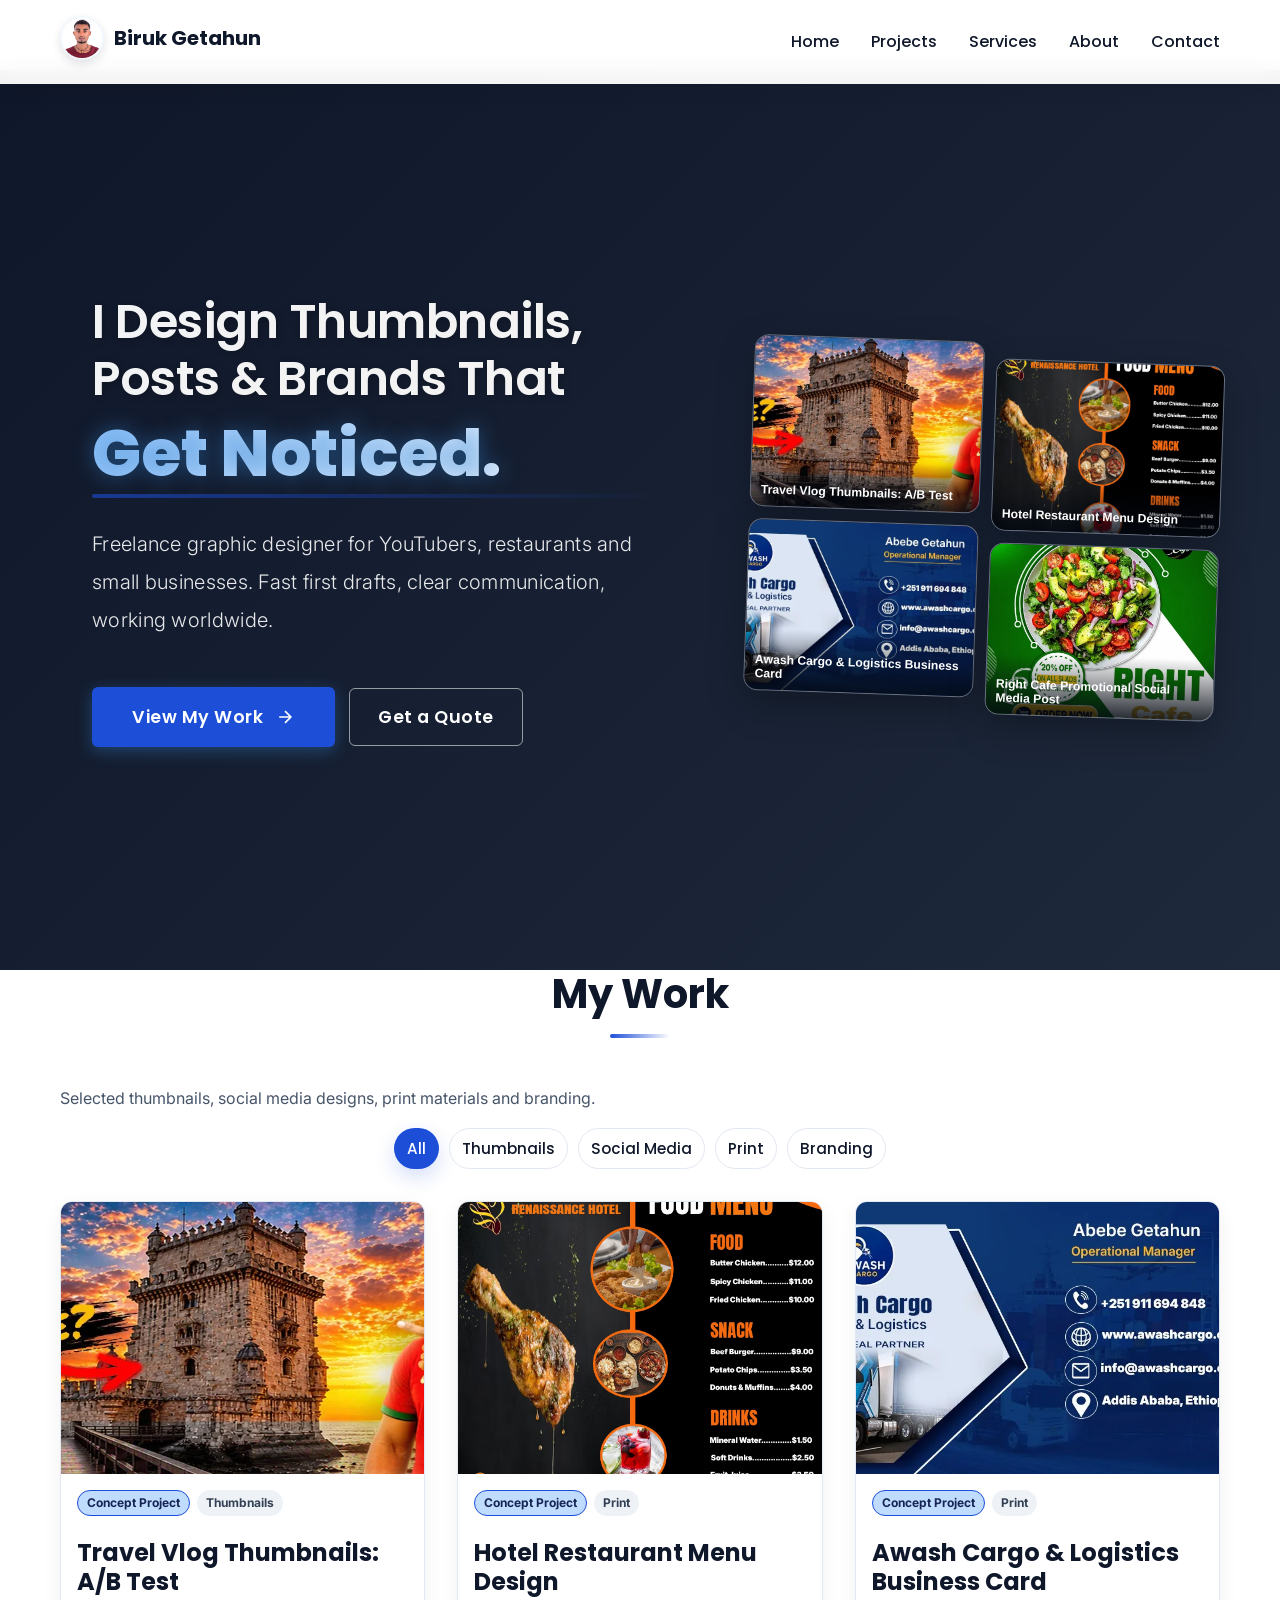
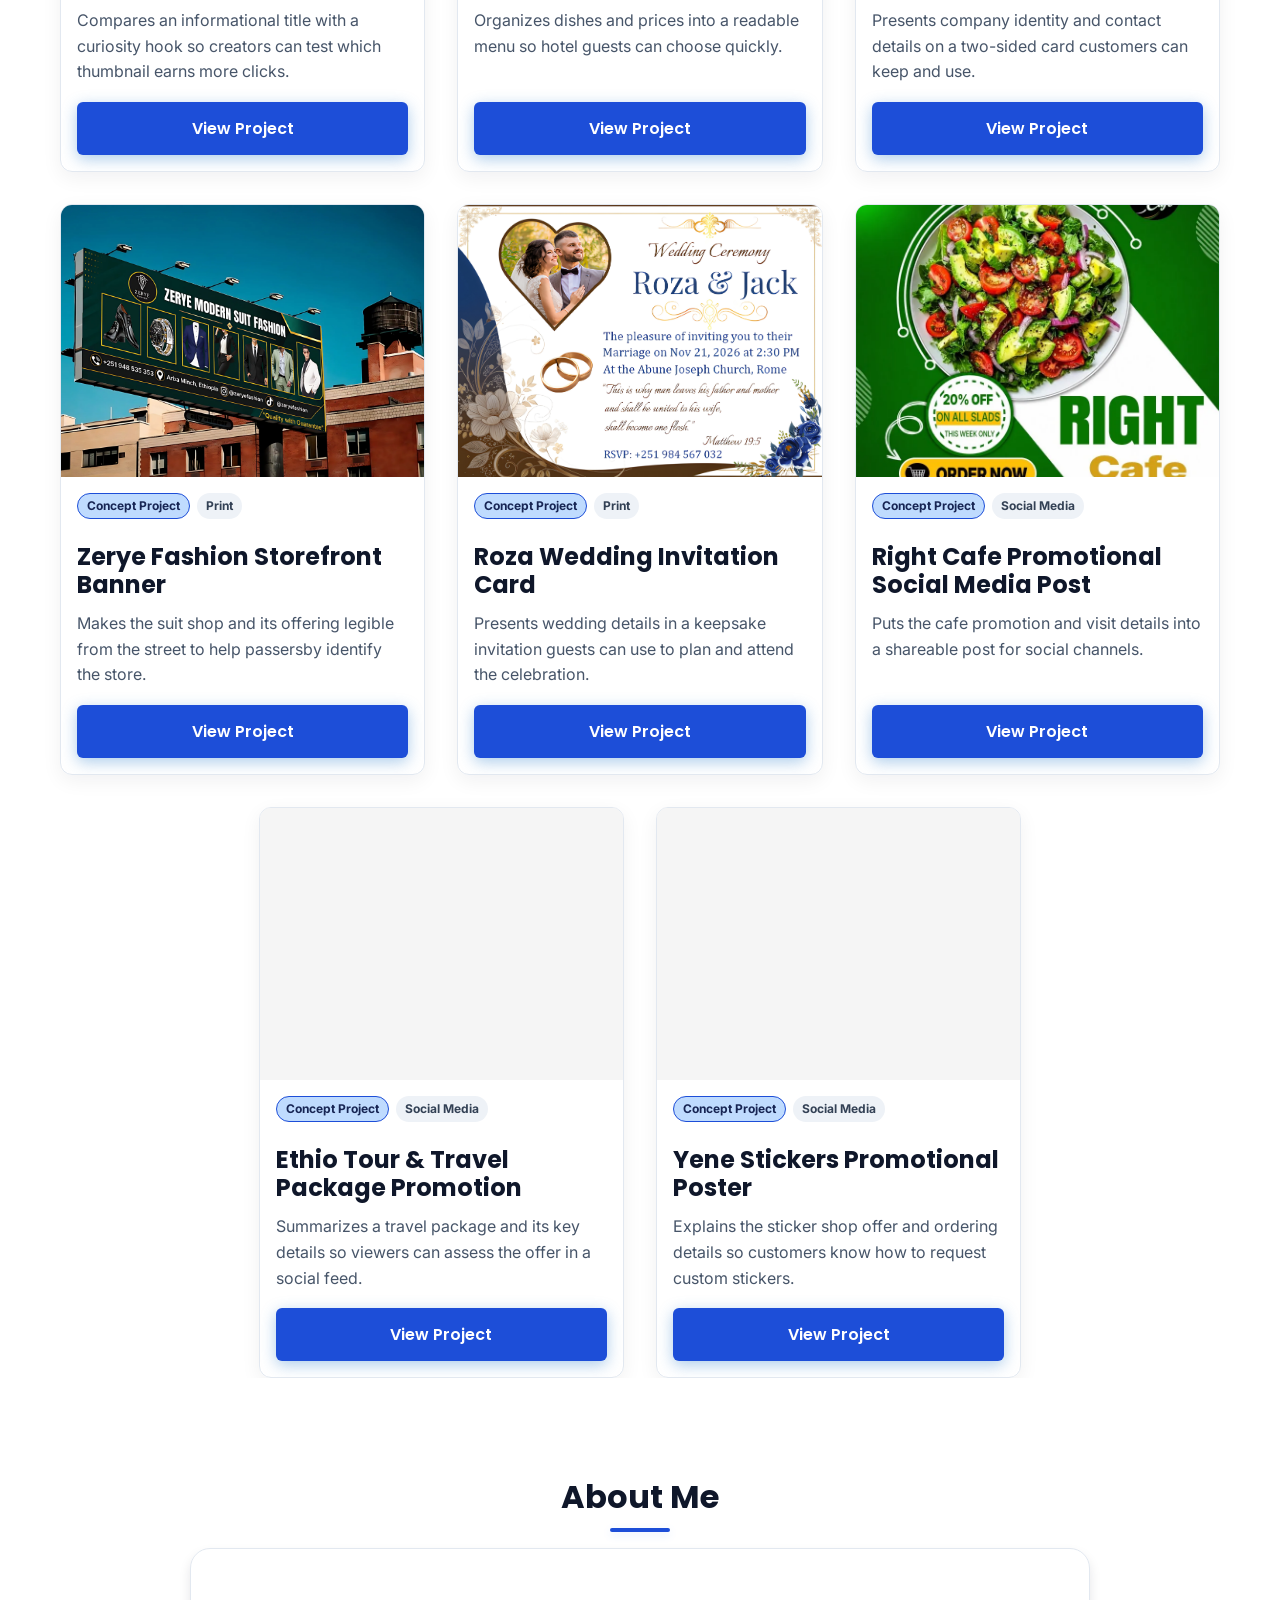
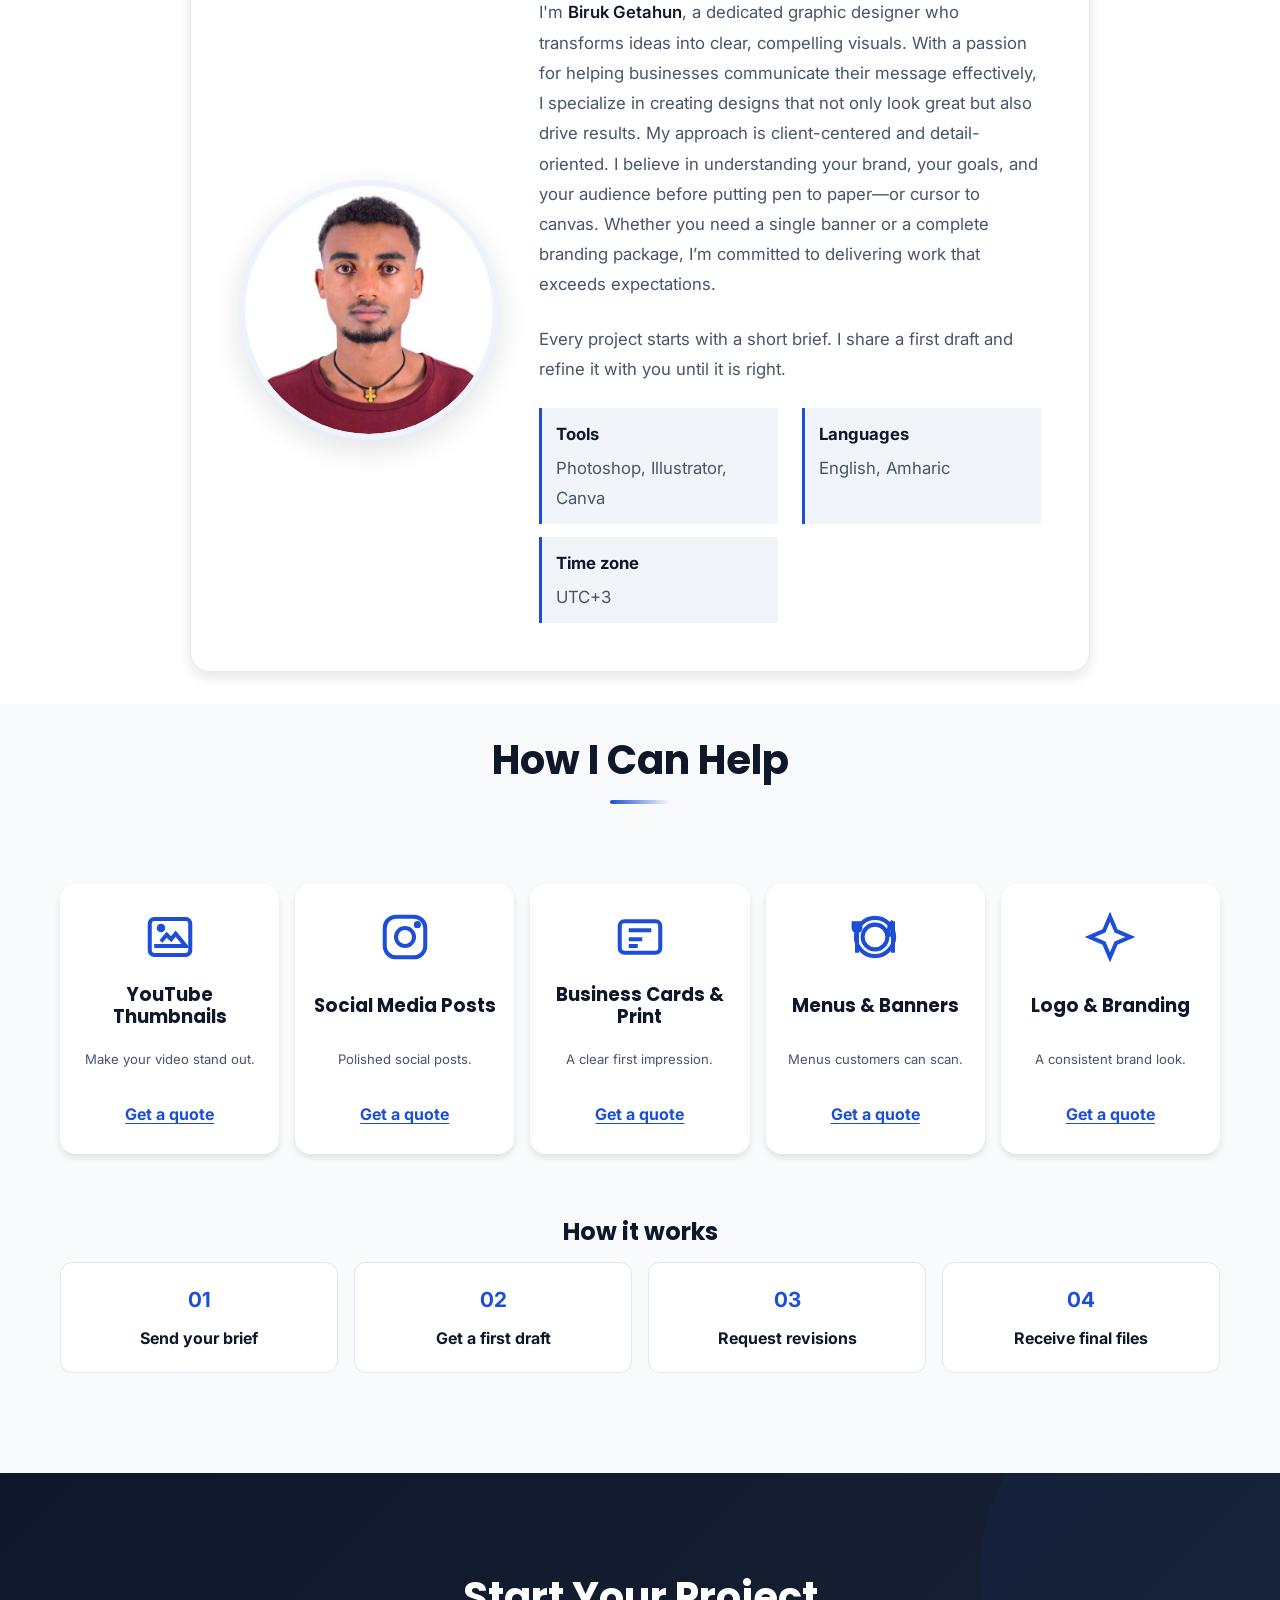
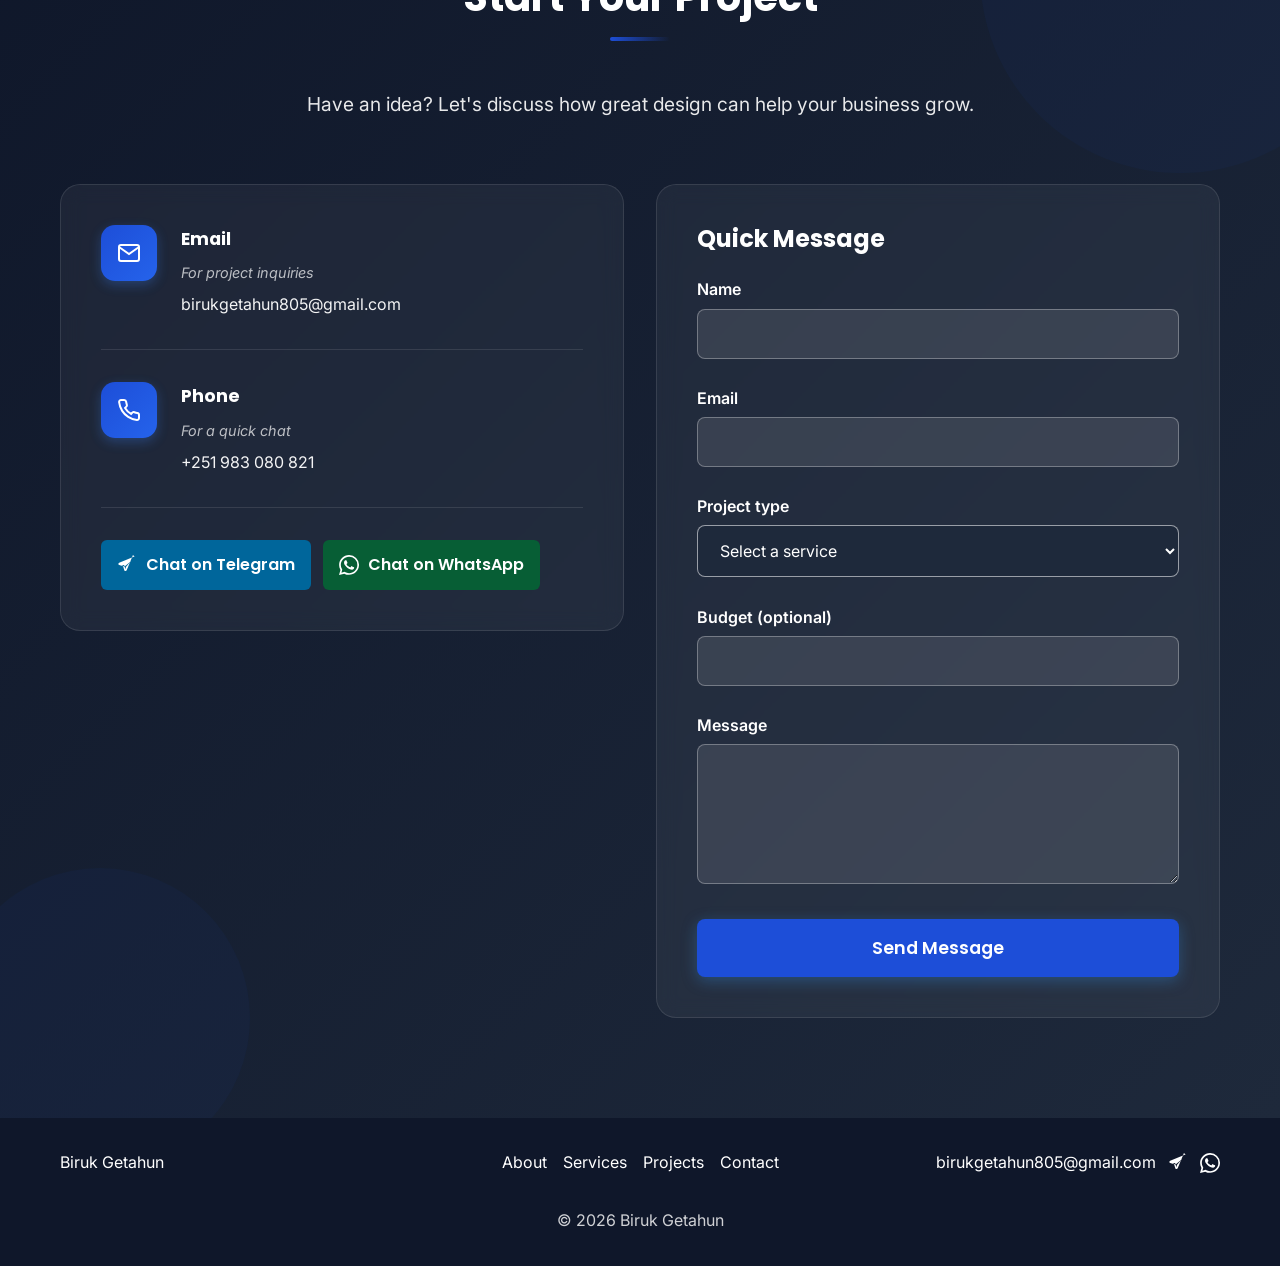
<file: porotfolio/index.html>
<!doctype html>
<html lang="en">
<head>
    <meta charset="utf-8">
    <meta name="viewport" content="width=device-width, initial-scale=1">
    <meta http-equiv="refresh" content="0; url=../portfolio/index.html">
    <title>Portfolio moved</title>
    <script>window.location.replace('../portfolio/index.html');</script>
</head>
<body>
    <p>This portfolio folder was renamed. <a href="../portfolio/index.html">Open the portfolio</a>.</p>
</body>
</html>
</file>
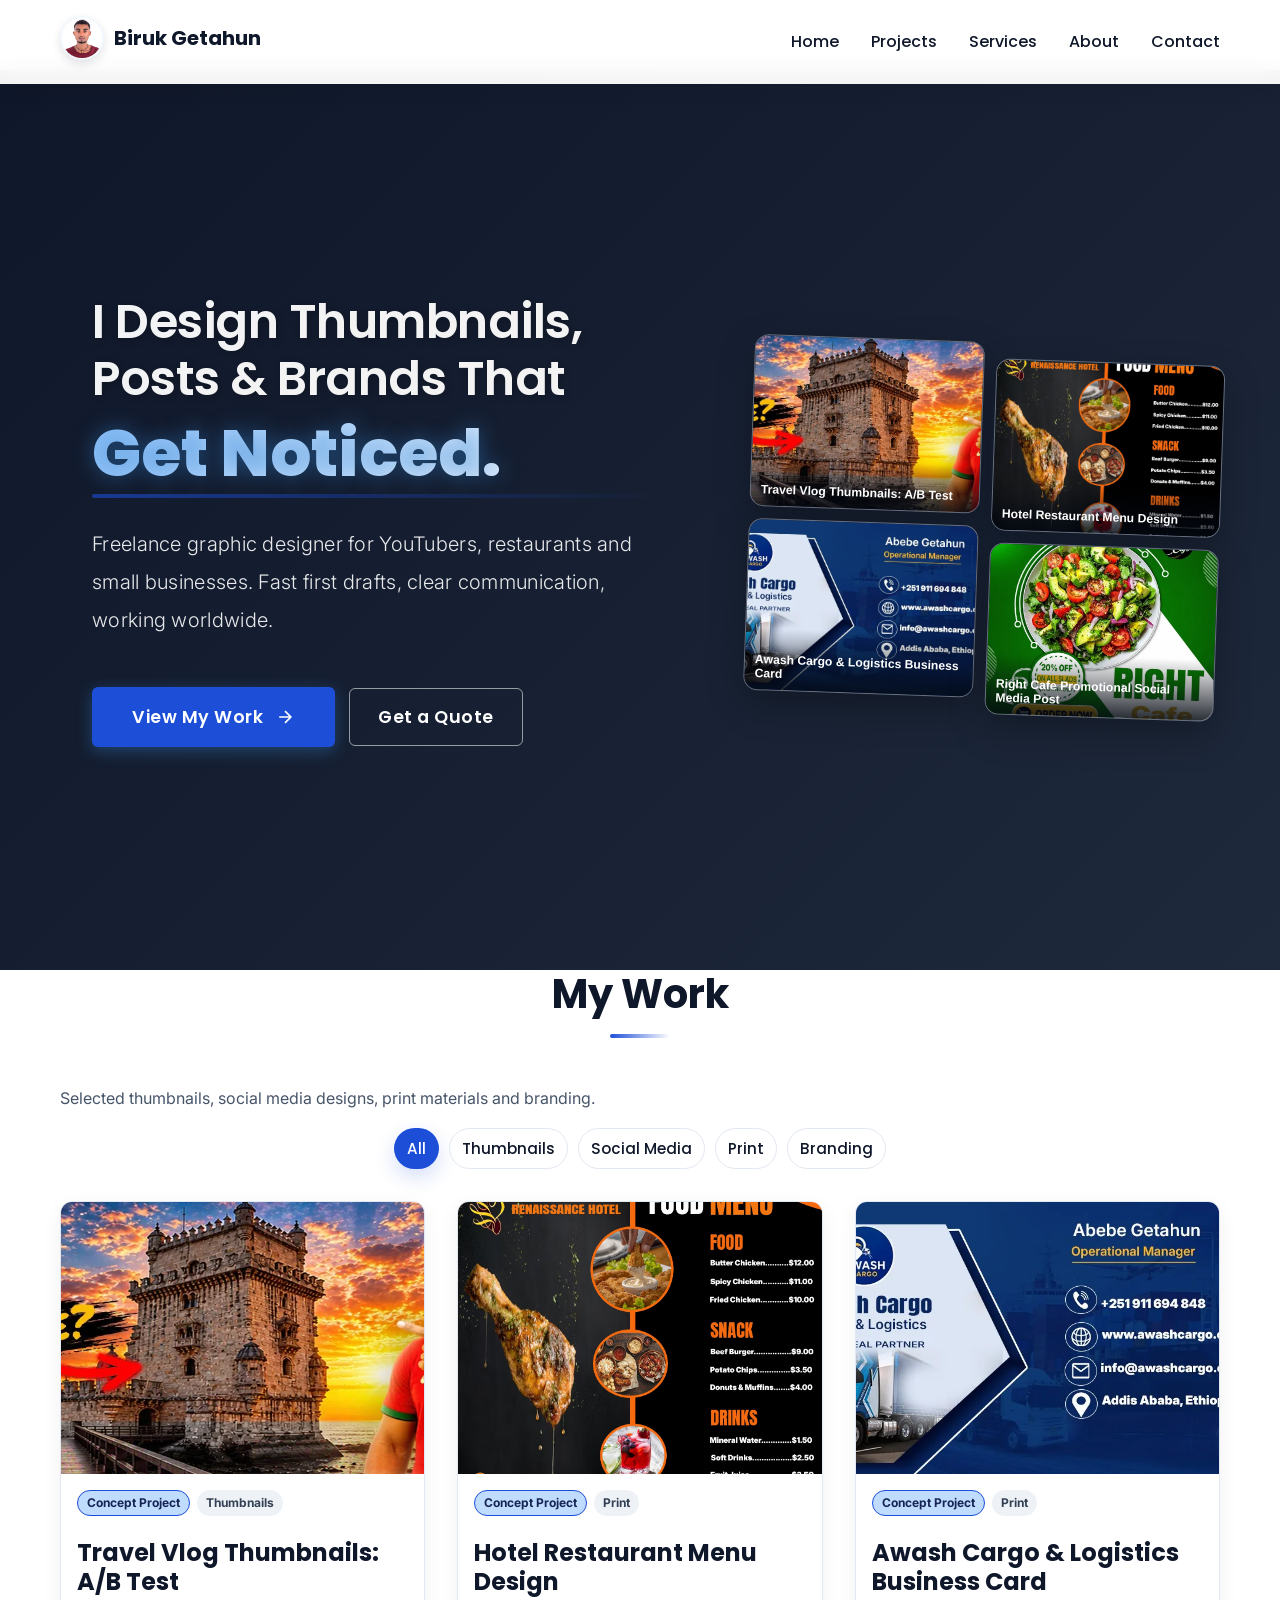
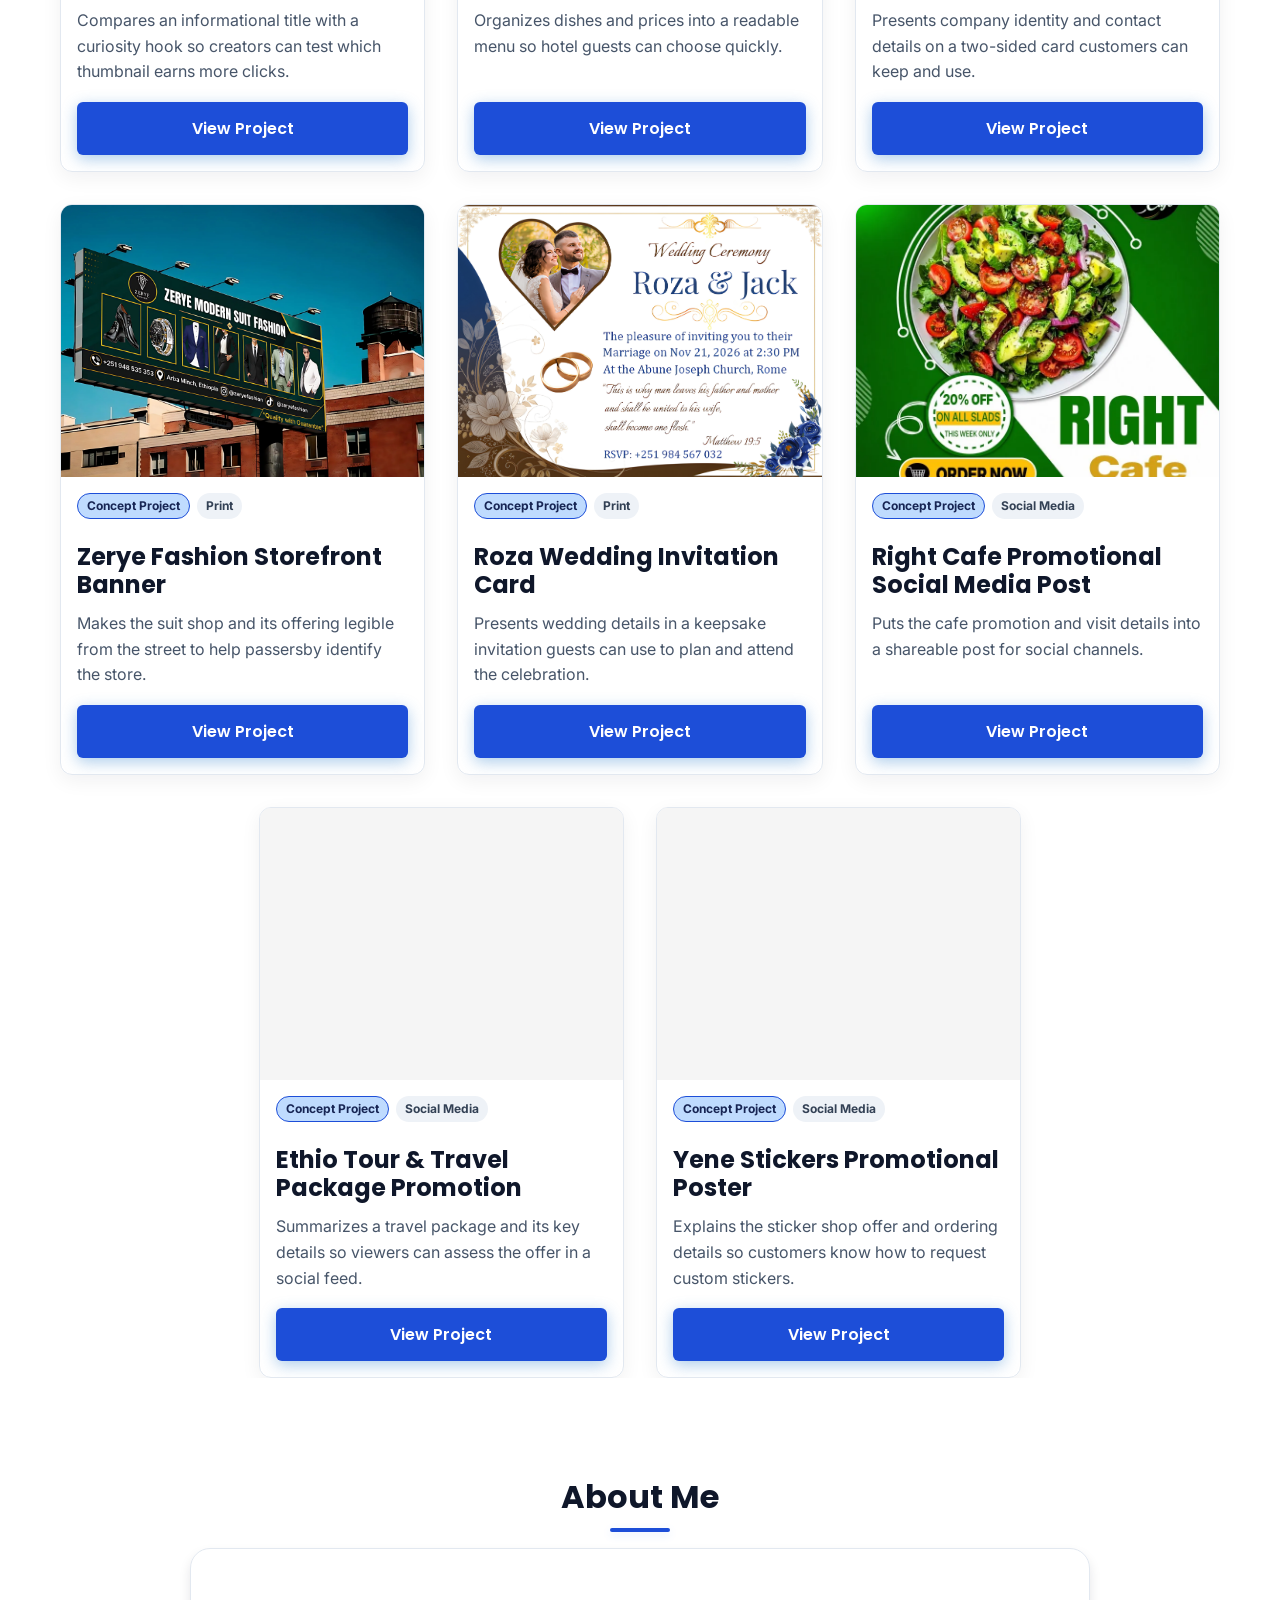
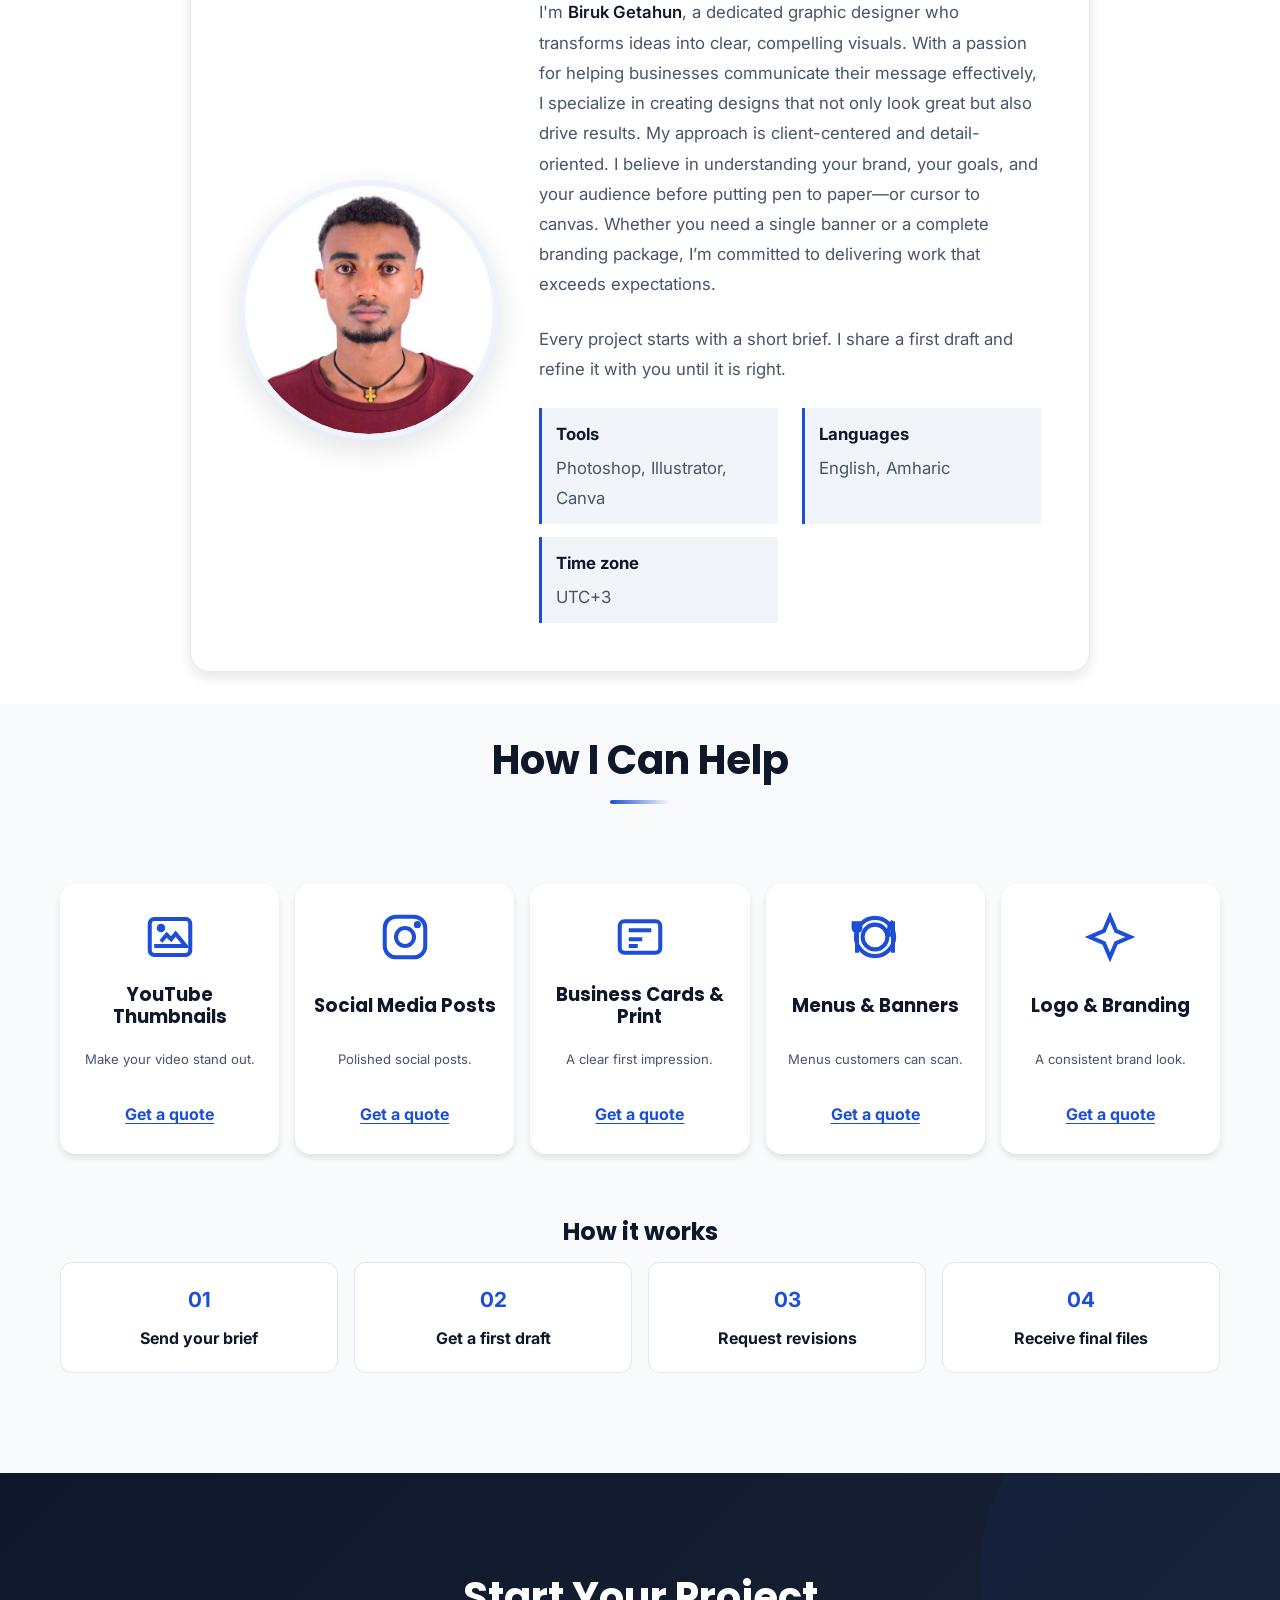
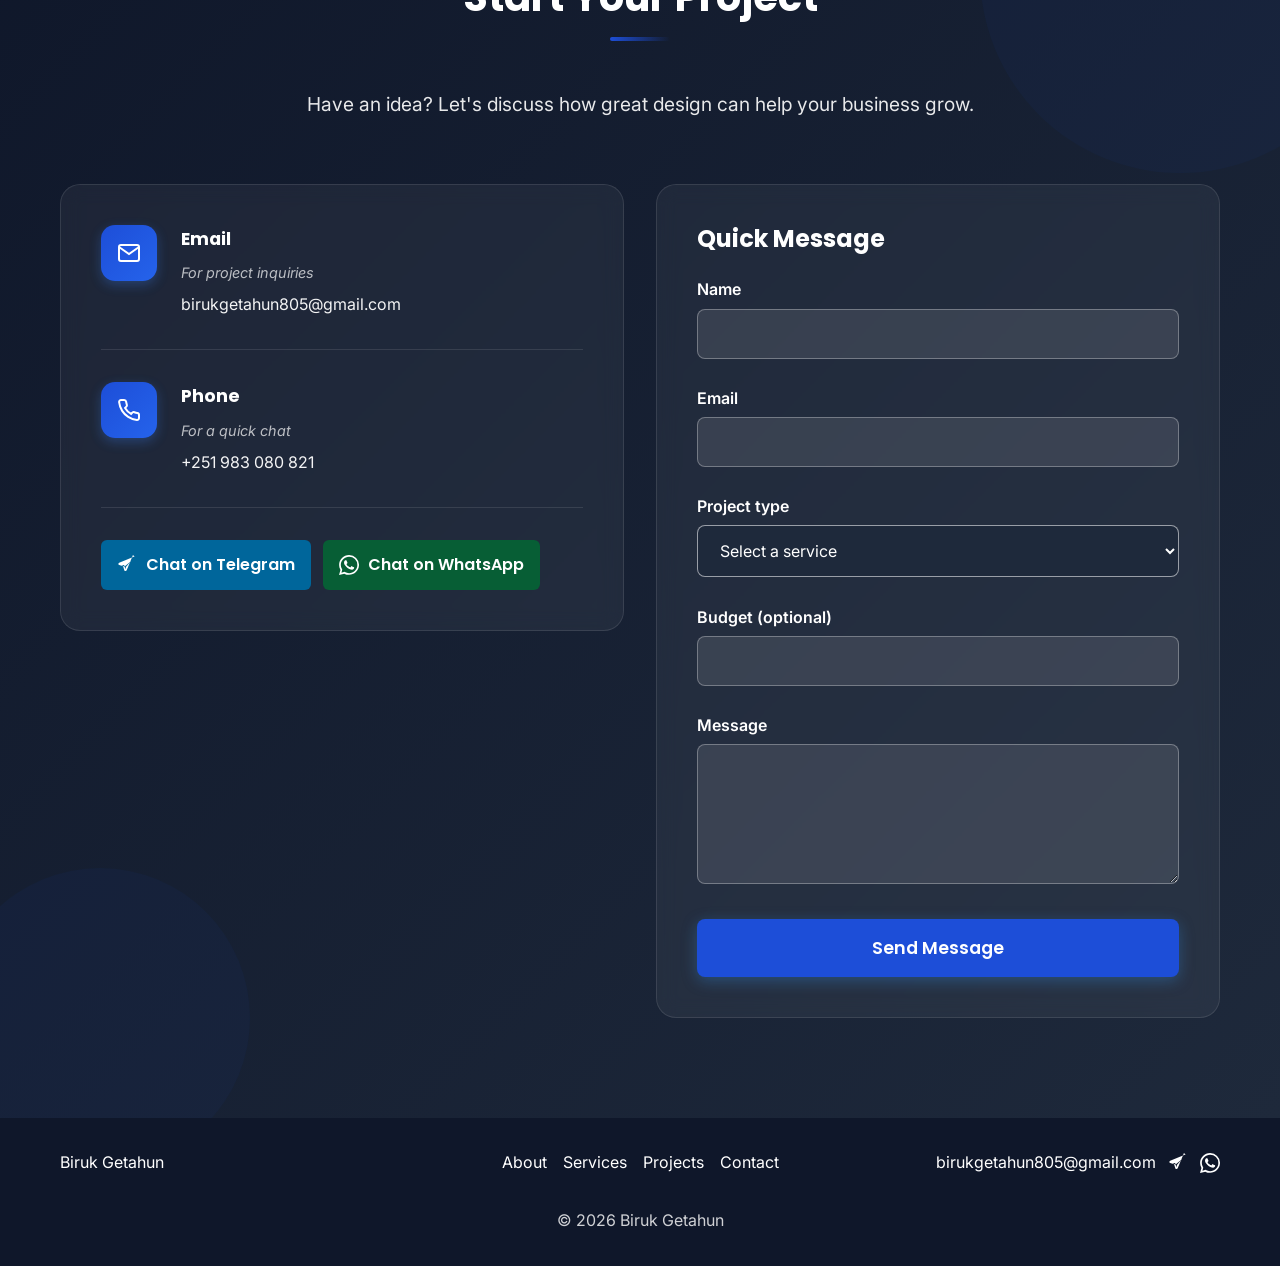
<file: portfolio/index.html>
<!DOCTYPE html>
<html lang="en">
<head>
    <meta charset="UTF-8">
    <meta name="viewport" content="width=device-width, initial-scale=1.0">
    <meta name="description" content="Freelance graphic designer in Ethiopia creating YouTube thumbnails, social media posts, print designs and branding for creators and small businesses.">
    <meta property="og:title" content="Biruk Getahun | Freelance Graphic Designer">
    <meta property="og:description" content="YouTube thumbnails, social media posts, print designs and branding for creators and small businesses.">
    <meta property="og:type" content="website">
    <meta property="og:image" content="assets/og-image.jpg">
    <meta property="og:image:width" content="1200"><meta property="og:image:height" content="630">
    <meta name="twitter:card" content="summary_large_image">
    <meta name="twitter:title" content="Biruk Getahun | Freelance Graphic Designer">
    <meta name="twitter:description" content="YouTube thumbnails, social media posts, print designs and branding for creators and small businesses.">
    <meta name="twitter:image" content="assets/og-image.jpg">
    <meta name="twitter:image:alt" content="Graphic design portfolio by Biruk Getahun">
    <link rel="canonical" href="https://YOUR_DOMAIN_TODO/">
    <title>Biruk Getahun | Freelance Graphic Designer: YouTube Thumbnails, Social Media &amp; Branding</title>
    <link rel="stylesheet" href="styles.css">
    <link rel="icon" href="assets/favicon.svg" type="image/svg+xml">
    <link rel="preconnect" href="https://fonts.googleapis.com">
    <link rel="preconnect" href="https://fonts.gstatic.com" crossorigin>
    <link rel="preload" as="style" href="https://fonts.googleapis.com/css2?family=Poppins:wght@400;600;700&amp;family=Inter:wght@300;400;500&amp;display=swap">
    <link href="https://fonts.googleapis.com/css2?family=Poppins:wght@400;600;700&family=Inter:wght@300;400;500&display=swap" rel="stylesheet">
</head>
<body>
    <!-- Navigation Header -->
    <header class="header">
        <div class="container">
            <nav class="navbar">
                <div class="logo">
                    <a href="#home" class="logo-link" aria-label="Biruk Getahun - Home">
                        <img src="assets/images/profile.jpg" alt="Portrait of graphic designer Biruk Getahun" class="logo-photo" width="44" height="44">
                        <span class="logo-name">Biruk Getahun</span>
                    </a>
                </div>
                <ul class="nav-menu" id="primary-navigation">
                    <li><a href="#home" class="nav-link">Home</a></li>
                    <li><a href="#portfolio" class="nav-link">Projects</a></li>
                    <li><a href="#services" class="nav-link">Services</a></li>
                    <li><a href="#about" class="nav-link">About</a></li>
                    <li><a href="#contact" class="nav-link">Contact</a></li>
                </ul>
                <button class="hamburger" type="button" aria-label="Open navigation" aria-controls="primary-navigation" aria-expanded="false">
                    <span></span>
                    <span></span>
                    <span></span>
                </button>
            </nav>
        </div>
    </header>

    <!-- Hero Section -->
<section id="home" class="hero">

        <div class="hero-background"></div>
        <div class="container">
            <div class="hero-content">
                <h1 class="hero-title">
                    <span class="hero-title-main">I Design Thumbnails, Posts &amp; Brands That</span>
                    <span class="hero-title-accent">Get Noticed.</span>
                </h1>
                <p class="hero-subtitle">Freelance graphic designer for YouTubers, restaurants and small businesses. Fast first drafts, clear communication, working worldwide.</p>
                <div class="hero-actions">
                <a href="#portfolio" class="btn btn-primary btn-hero">
                    <span>View My Work</span>
                    <svg class="btn-arrow" viewBox="0 0 24 24" fill="none" stroke="currentColor" stroke-width="2">
                        <path d="M5 12h14M12 5l7 7-7 7"/>
                    </svg>
                </a>
                <a href="#contact" class="btn btn-secondary btn-hero">Get a Quote</a>
                </div>
            </div>
            <div class="hero-showcase" id="hero-showcase" aria-label="Featured project artwork"></div>
        </div>
    </section>
     <!-- My Work (Portfolio) -->
    <section class="portfolio-section" id="portfolio">
        <div class="container">
            <h2 class="section-title">My Work</h2>
            <p class="portfolio-subtitle">Selected thumbnails, social media designs, print materials and branding.</p>

            <!-- Filter buttons -->
            <div class="filter-bar" role="group" aria-label="Filter projects">
                <button class="filter-btn active" type="button" data-filter="all" aria-pressed="true">All</button>
                <button class="filter-btn" type="button" data-filter="Thumbnails" aria-pressed="false">Thumbnails</button>
                <button class="filter-btn" type="button" data-filter="Social Media" aria-pressed="false">Social Media</button>
                <button class="filter-btn" type="button" data-filter="Print" aria-pressed="false">Print</button>
                <button class="filter-btn" type="button" data-filter="Branding" aria-pressed="false">Branding</button>
            </div>

            <!-- Project Grid -->
            <div class="projects-grid" id="projects-grid" aria-live="polite"></div>
        </div>
    </section>

    <!-- About Me Section -->
    <section id="about" class="about">
        <div class="container">
                    <div class="about-header-title">
                <h2 class="about-title">About Me</h2>
            </div>
            <div class="about-content">
                <div class="about-grid">
                    <div class="about-left">
                        <div class="about-photo-container">
                            <img src="assets/images/profile.jpg" alt="Portrait of graphic designer Biruk Getahun" class="about-photo" width="420" height="525" loading="lazy" decoding="async">
                        </div>
                    </div>
                    <div class="about-right">
                        <div class="about-text">
                            <p>I'm <strong class="highlight-name">Biruk Getahun</strong>, a dedicated graphic designer who transforms ideas into clear, compelling visuals. With a passion for helping businesses communicate their message effectively, I specialize in creating designs that not only look great but also drive results.

My approach is client-centered and detail-oriented. I believe in understanding your brand, your goals, and your audience before putting pen to paper—or cursor to canvas. Whether you need a single banner or a complete branding package, I’m committed to delivering work that exceeds expectations.</p>
                            <p>Every project starts with a short brief. I share a first draft<span data-about-draft hidden></span> and refine it with you until it is right.</p>
                            <dl class="about-facts"><div><dt>Tools</dt><dd>Photoshop, Illustrator, Canva</dd></div><div><dt>Languages</dt><dd>English, Amharic</dd></div><div><dt>Time zone</dt><dd>UTC+3</dd></div><div data-about-revisions-row hidden><dt>Revisions</dt><dd data-about-revisions></dd></div></dl>
                            <dl class="about-stats" id="about-stats" hidden></dl>
                        </div>
                    </div>
                </div>
            </div>
        </div>
    </section>

    <!-- Services Section -->
    <section id="services" class="services">
        <div class="container">
            <h2 class="section-title" id="services-title">How I Can Help</h2>
            <div class="services-grid" id="services-grid" role="list" aria-labelledby="services-title"></div>
            <div class="how-it-works"><h3>How it works</h3><ol class="process-steps"><li><span>01</span><strong>Send your brief</strong></li><li><span>02</span><strong>Get a first draft</strong></li><li><span>03</span><strong>Request revisions</strong></li><li><span>04</span><strong>Receive final files</strong></li></ol></div>
            <noscript><p>Services: YouTube thumbnails, social media posts, business cards and print, menus and banners, logo and branding.</p></noscript>
            <template id="service-icon-library">
                <svg data-icon="thumbnail" viewBox="0 0 24 24" fill="none" stroke="currentColor" stroke-width="1.8" aria-hidden="true"><rect x="3" y="4" width="18" height="16" rx="2"/><path d="m8 14 2.5-3 2 2 2-2.5L19 16H5"/><circle cx="8" cy="8" r="1"/></svg>
                <svg data-icon="social" viewBox="0 0 24 24" fill="none" stroke="currentColor" stroke-width="1.8" aria-hidden="true"><rect x="3" y="3" width="18" height="18" rx="5"/><circle cx="12" cy="12" r="4"/><circle cx="17.5" cy="6.5" r=".7" fill="currentColor"/></svg>
                <svg data-icon="print" viewBox="0 0 24 24" fill="none" stroke="currentColor" stroke-width="1.8" aria-hidden="true"><rect x="3" y="5" width="18" height="14" rx="2"/><path d="M7 9h10M7 13h6M7 16h4"/></svg>
                <svg data-icon="menu" viewBox="0 0 24 24" fill="none" stroke="currentColor" stroke-width="1.8" aria-hidden="true"><circle cx="12" cy="12" r="8.5"/><circle cx="12" cy="12" r="5.5"/><path d="M4 5v6M2.5 5v3a1.5 1.5 0 0 0 3 0V5M4 11v8M20 5v14M20 5c-2 1.5-2 4-2 6h2"/></svg>
                <svg data-icon="branding" viewBox="0 0 24 24" fill="none" stroke="currentColor" stroke-width="1.8" aria-hidden="true"><path d="M12 3 14.7 9.3 21 12l-6.3 2.7L12 21l-2.7-6.3L3 12l6.3-2.7L12 3Z"/></svg>
            </template>
        </div>
    </section>

    <section id="testimonials" class="testimonials-section" hidden><div class="container"><h2 class="section-title">Client feedback</h2><div id="testimonials-list" class="testimonials-list"></div></div></section>



    <!-- Contact Section -->
    <section id="contact" class="contact">
        <div class="contact-background-shapes">
            <div class="contact-shape contact-shape-1"></div>
            <div class="contact-shape contact-shape-2"></div>
        </div>
        <div class="container">
            <h2 class="section-title" style="color: var(--hero-text);">Start Your Project</h2>
            <p class="contact-subtitle">Have an idea? Let's discuss how great design can help your business grow.</p>
            <div class="contact-content">
                <div class="contact-form-wrapper">
                    <h3 class="contact-form-title">Quick Message</h3>
                    <form id="contactForm" class="contact-form" action="https://formspree.io/f/xppppqee" method="POST">
                        <div class="form-trap"><label for="gotcha">Leave this field empty</label><input type="text" id="gotcha" name="_gotcha" tabindex="-1" autocomplete="off"></div>
                        <input type="hidden" name="_subject" value="New portfolio project inquiry">
                        <div class="form-group"><label for="name">Name</label><input type="text" id="name" name="name" autocomplete="name" required></div>
                        <div class="form-group"><label for="email">Email</label><input type="email" id="email" name="email" autocomplete="email" required></div>
                        <div class="form-group"><label for="project-type">Project type</label><select id="project-type" name="project_type" required><option value="" selected disabled>Select a service</option><option>YouTube thumbnail</option><option>Social media posts</option><option>Business card / print</option><option>Menu / banner</option><option>Logo / branding</option><option>Other</option></select></div>
                        <div class="form-group"><label for="budget">Budget (optional)</label><input type="text" id="budget" name="budget" autocomplete="off"></div>
                        <div class="form-group"><label for="message">Message</label><textarea id="message" name="message" rows="4" required></textarea></div>
                        <button type="submit" class="btn btn-primary btn-form">Send Message</button>
                    </form>
                    <div id="formMessage" class="form-message" role="status" aria-live="polite"></div>
                </div>
                <!-- Contact details -->
                <div class="contact-info-column">
                    <div class="contact-info-wrapper">
                        <div class="contact-info-item">
                            <div class="contact-icon">
                                <svg viewBox="0 0 24 24" fill="none" stroke="currentColor" stroke-width="2">
                                    <path d="M4 4h16c1.1 0 2 .9 2 2v12c0 1.1-.9 2-2 2H4c-1.1 0-2-.9-2-2V6c0-1.1.9-2 2-2z"></path>
                                    <polyline points="22,6 12,13 2,6"></polyline>
                                </svg>
                            </div>
                            <div class="contact-info-text">
                                <strong>Email</strong>
                                <span class="contact-label">For project inquiries</span>
                                <a href="mailto:birukgetahun805@gmail.com" class="contact-link" data-contact="email" data-copy="birukgetahun805@gmail.com">
                                    birukgetahun805@gmail.com
                                    <span class="copy-tooltip">Click to copy</span>
                                </a>
                            </div>
                        </div>
                        <div class="contact-info-item">
                            <div class="contact-icon">
                                <svg viewBox="0 0 24 24" fill="none" stroke="currentColor" stroke-width="2">
                                    <path d="M22 16.92v3a2 2 0 0 1-2.18 2 19.79 19.79 0 0 1-8.63-3.07 19.5 19.5 0 0 1-6-6 19.79 19.79 0 0 1-3.07-8.67A2 2 0 0 1 4.11 2h3a2 2 0 0 1 2 1.72 12.84 12.84 0 0 0 .7 2.81 2 2 0 0 1-.45 2.11L8.09 9.91a16 16 0 0 0 6 6l1.27-1.27a2 2 0 0 1 2.11-.45 12.84 12.84 0 0 0 2.81.7A2 2 0 0 1 22 16.92z"></path>
                                </svg>
                            </div>
                            <div class="contact-info-text">
                        <strong>Phone</strong>
                                <span class="contact-label">For a quick chat</span>
                                <a href="tel:+251983080821" class="contact-link" data-contact="phone">+251 983 080 821</a>
                            </div>
                        </div>
                        <div class="contact-info-item" id="linkedin-item" hidden>
                            <div class="contact-icon">
                                <svg viewBox="0 0 24 24" fill="currentColor">
                                    <path d="M20.447 20.452h-3.554v-5.569c0-1.328-.027-3.037-1.852-3.037-1.853 0-2.136 1.445-2.136 2.939v5.667H9.351V9h3.414v1.561h.046c.477-.9 1.637-1.85 3.37-1.85 3.601 0 4.267 2.37 4.267 5.455v6.286zM5.337 7.433c-1.144 0-2.063-.926-2.063-2.065 0-1.138.92-2.063 2.063-2.063 1.14 0 2.064.925 2.064 2.063 0 1.139-.925 2.065-2.064 2.065zm1.782 13.019H3.555V9h3.564v11.452zM22.225 0H1.771C.792 0 0 .774 0 1.729v20.542C0 23.227.792 24 1.771 24h20.451C23.2 24 24 23.227 24 22.271V1.729C24 .774 23.2 0 22.222 0h.003z"/>
                                </svg>
                            </div>
                            <div class="contact-info-text">
                                <strong>LinkedIn</strong>
                                <span class="contact-label">Connect professionally</span>
                                <a href="#" target="_blank" rel="noopener noreferrer" class="contact-link">linkedin.com/in/birukgetahun</a>
                            </div>
                        </div>
                        <div class="chat-actions">
                            <a class="btn btn-chat btn-chat-telegram" data-chat="telegram" aria-label="Chat with Biruk on Telegram" target="_blank" rel="noopener noreferrer" hidden><svg aria-hidden="true"><use href="#icon-telegram"></use></svg><span>Chat on Telegram</span></a>
                            <a class="btn btn-chat btn-chat-whatsapp" data-chat="whatsapp" aria-label="Chat with Biruk on WhatsApp" target="_blank" rel="noopener noreferrer" hidden><svg aria-hidden="true"><use href="#icon-whatsapp"></use></svg><span>Chat on WhatsApp</span></a>
                        </div>
                </div>

                </div>
            </div>
        </div>
    </section>

    <!-- Footer -->
    <footer class="footer">
        <div class="container footer-content">
            <a href="#home" class="footer-brand">Biruk Getahun</a>
            <nav aria-label="Footer navigation"><a href="#about">About</a><a href="#services">Services</a><a href="#portfolio">Projects</a><a href="#contact">Contact</a></nav>
            <div class="footer-contact"><a href="mailto:birukgetahun805@gmail.com" data-contact="email">birukgetahun805@gmail.com</a><div class="footer-chat-links"><a class="footer-chat-link" data-chat="telegram" aria-label="Chat with Biruk on Telegram" target="_blank" rel="noopener noreferrer" hidden><svg aria-hidden="true"><use href="#icon-telegram"></use></svg></a><a class="footer-chat-link" data-chat="whatsapp" aria-label="Chat with Biruk on WhatsApp" target="_blank" rel="noopener noreferrer" hidden><svg aria-hidden="true"><use href="#icon-whatsapp"></use></svg></a></div></div>
            <div class="optional-social-links"><a data-social="fiverr" hidden>Fiverr</a><a data-social="behance" hidden>Behance</a></div>
            <p>&copy; 2026 Biruk Getahun</p>
        </div>
    </footer>

    <a class="whatsapp-float btn-chat-whatsapp" data-chat="whatsapp" aria-label="Chat with Biruk on WhatsApp" target="_blank" rel="noopener noreferrer" hidden><svg aria-hidden="true"><use href="#icon-whatsapp"></use></svg></a>
    <svg class="icon-sprite" aria-hidden="true" xmlns="http://www.w3.org/2000/svg"><symbol id="icon-telegram" viewBox="0 0 24 24"><path fill="currentColor" d="M21.7 2.3a1.5 1.5 0 0 0-1.55-.22L2.6 9.3a1.5 1.5 0 0 0 .12 2.82l4.55 1.52 1.52 4.55a1.5 1.5 0 0 0 2.82.12l7.22-17.55a1.5 1.5 0 0 0-1.13-2.04ZM9.5 13.4l7.15-6.05-5.96 7.16-.45 2.73-1.19-3.57-3.57-1.19 2.73-.45Z"/></symbol><symbol id="icon-whatsapp" viewBox="0 0 24 24"><path fill="currentColor" d="M20.52 3.48A11.86 11.86 0 0 0 12.08 0C5.5 0 .15 5.34.14 11.91c0 2.1.55 4.15 1.6 5.96L.05 24l6.28-1.65a11.93 11.93 0 0 0 5.74 1.46h.01c6.57 0 11.92-5.35 11.93-11.92a11.85 11.85 0 0 0-3.49-8.41Zm-8.44 18.3h-.01a9.9 9.9 0 0 1-5.04-1.38l-.36-.21-3.73.98.99-3.64-.24-.37a9.87 9.87 0 0 1-1.52-5.25c0-5.45 4.45-9.9 9.91-9.9a9.84 9.84 0 0 1 7.01 2.91 9.84 9.84 0 0 1 2.9 7.02c0 5.46-4.45 9.91-9.91 9.91Zm5.43-7.42c-.3-.15-1.76-.87-2.03-.97-.27-.1-.47-.15-.67.15-.2.3-.77.97-.94 1.17-.17.2-.35.22-.65.07-.3-.15-1.25-.46-2.38-1.47-.88-.79-1.48-1.76-1.65-2.06-.17-.3-.02-.46.13-.61.13-.13.3-.35.45-.52.15-.17.2-.3.3-.5.1-.2.05-.37-.02-.52-.08-.15-.67-1.62-.92-2.22-.24-.58-.49-.5-.67-.51h-.57c-.2 0-.52.08-.8.37-.27.3-1.04 1.02-1.04 2.49s1.07 2.89 1.22 3.09c.15.2 2.1 3.2 5.08 4.48.71.3 1.26.49 1.7.63.71.23 1.36.2 1.87.12.57-.08 1.76-.72 2.01-1.42.25-.7.25-1.29.17-1.42-.07-.12-.27-.2-.57-.35Z"/></symbol></svg>

    <script src="data/site-content.js"></script>
    <script src="data/services.js"></script>
    <script type="application/ld+json" id="structured-data">{"@context":"https://schema.org","@graph":[{"@type":"Person","name":"Biruk Getahun","jobTitle":"Freelance Graphic Designer","address":{"@type":"Place","addressCountry":"ET"},"knowsLanguage":["English","Amharic"],"url":"https://YOUR_DOMAIN_TODO/","email":"birukgetahun805@gmail.com"},{"@type":"ProfessionalService","name":"Biruk Getahun Graphic Design","url":"https://YOUR_DOMAIN_TODO/","email":"birukgetahun805@gmail.com","areaServed":"Worldwide","founder":{"@type":"Person","name":"Biruk Getahun"}}]}</script>
    <script src="data/projects.js"></script>
    <script src="script.js"></script>
</body>
</html>
</file>
<file: portfolio/styles.css>
/* Reset and Base Styles */
* {
    margin: 0;
    padding: 0;
    box-sizing: border-box;
}

:root {
    /* ============================================
       Professional Color Scheme - Cohesive & Modern
       ============================================ */
    --primary-color: #0F172A;        /* 60% - Dominant: Deep Navy */
    --secondary-color: #64748B;     /* 30% - Secondary: Cool Gray */
    --accent-color: #1D4ED8;         /* Accent: AA contrast on white */
    --text-dark: #0F172A;
    --text-light: #475569;
    --bg-light: #F8FAFC;
    /* Use a soft translucent white to match header background for a cohesive site background */
    --bg-white: rgba(255, 255, 255, 0.98);
    --white: #ffffff;
    --border-color: #E2E8F0;
    --shadow: 0 4px 6px rgba(15, 23, 42, 0.1);
    --shadow-md: 0 6px 12px rgba(15, 23, 42, 0.1);
    --shadow-lg: 0 10px 25px rgba(15, 23, 42, 0.15);
    --shadow-xl: 0 20px 40px rgba(15, 23, 42, 0.2);
    
    /* Hero Section Colors */
    --hero-bg-start: #0F172A;
    --hero-bg-end: #1E293B;
    --hero-accent: #1D4ED8;
    --hero-text: #ffffff;
    
    /* Transitions */
    --transition-fast: 0.2s ease;
    --transition-base: 0.3s ease;
    --transition-slow: 0.5s ease;
    --transition-bounce: 0.4s cubic-bezier(0.175, 0.885, 0.32, 1.275);
    
    /* ============================================
       COLOR SCHEME OPTION 2: Warm Energetic
       Uncomment to activate this scheme
       ============================================
    --primary-color: #2d3748;        
    --secondary-color: #4a5568;     
    --accent-color: #f56565;         
    --hero-bg-start: #2d3748;
    --hero-bg-end: #4a5568;
    --hero-accent: #f56565;
    --hero-text: #ffffff;
    */
    
    /* ============================================
       COLOR SCHEME OPTION 3: Modern Creative
       Uncomment to activate this scheme
       ============================================
    --primary-color: #1a202c;        
    --secondary-color: #2d3748;     
    --accent-color: #9f7aea;         
    --hero-bg-start: #667eea;
    --hero-bg-end: #764ba2;
    --hero-accent: #9f7aea;
    --hero-text: #ffffff;
    */
}

html {
    scroll-behavior: smooth;
}

section[id] {
    scroll-margin-top: 76px;
}

body {
    font-family: 'Inter', sans-serif;
    font-size: 16px;
    line-height: 1.6;
    color: var(--text-dark);
    /* Apply the soft, header-like background across the site */
    background-color: var(--bg-white);
    overflow-x: hidden;
}

.container {
    max-width: 1200px;
    margin: 0 auto;
    padding: 0 20px;
}

/* Typography */
h1, h2, h3 {
    font-family: 'Poppins', sans-serif;
    font-weight: 700;
    line-height: 1.2;
    color: var(--text-dark);
}

h2 {
    font-size: 2.5rem;
    margin-bottom: 3rem;
    text-align: center;
}

h3 {
    font-size: 1.5rem;
    margin-bottom: 1rem;
}

p {
    color: var(--text-light);
    margin-bottom: 1rem;
}

.section-title {
    position: relative;
    display: inline-block;
    width: 100%;
    opacity: 0;
    transform: translateY(20px);
    transition: opacity 0.8s ease, transform 0.8s ease;
}

.section-title.visible {
    opacity: 1;
    transform: translateY(0);
}

.section-title::after {
    content: '';
    display: block;
    width: 60px;
    height: 4px;
    background: linear-gradient(90deg, var(--accent-color), transparent);
    margin: 1rem auto 0;
    border-radius: 2px;
}

/* Section Fade-in Animation */
section {
    opacity: 0;
    transform: translateY(30px);
    transition: opacity 0.8s ease, transform 0.8s ease;
}

section.visible {
    opacity: 1;
    transform: translateY(0);
}

/* Buttons */
.btn {
    display: inline-block;
    padding: 14px 32px;
    font-family: 'Poppins', sans-serif;
    font-size: 1rem;
    font-weight: 600;
    text-decoration: none;
    text-align: center;
    border-radius: 6px;
    transition: all 0.3s ease;
    cursor: pointer;
    border: none;
}

.btn-primary {
    background-color: var(--hero-accent);
    color: var(--white);
    box-shadow: 0 4px 15px rgba(49, 130, 206, 0.4);
    position: relative;
    overflow: hidden;
    transition: all 0.4s cubic-bezier(0.175, 0.885, 0.32, 1.275);
}

.btn-primary::before {
    content: '';
    position: absolute;
    top: 50%;
    left: 50%;
    width: 0;
    height: 0;
    border-radius: 50%;
    background: rgba(255, 255, 255, 0.2);
    transform: translate(-50%, -50%);
    transition: width 0.6s, height 0.6s;
}

.btn-primary:hover::before {
    width: 300px;
    height: 300px;
}

.btn-primary:hover {
    background-color: var(--hero-accent);
    transform: translateY(-4px) scale(1.05);
    box-shadow: 0 8px 25px rgba(49, 130, 206, 0.6);
}

.btn-primary:active {
    transform: translateY(-2px) scale(1.02);
}

.btn-hero {
    display: inline-flex;
    align-items: center;
    gap: 0.75rem;
    padding: 16px 40px;
    font-size: 1.1rem;
    font-weight: 600;
    letter-spacing: 0.5px;
}

.btn-hero span {
    position: relative;
    z-index: 1;
}

.btn-arrow {
    width: 20px;
    height: 20px;
    position: relative;
    z-index: 1;
    transition: transform 0.3s ease;
}

.btn-hero:hover .btn-arrow {
    transform: translateX(5px);
}

.btn-guru {
    background-color: var(--primary-color);
    color: var(--white);
    box-shadow: var(--shadow);
    font-size: 1.1rem;
    padding: 16px 40px;
}

.btn-guru:hover {
    background-color: #0f2439;
    transform: translateY(-2px);
    box-shadow: var(--shadow-lg);
}

/* Header Navigation */
.header {
    position: fixed;
    top: 0;
    left: 0;
    width: 100%;
    background-color: rgba(255, 255, 255, 0.95);
    backdrop-filter: blur(10px);
    -webkit-backdrop-filter: blur(10px);
    box-shadow: 0 2px 20px rgba(0, 0, 0, 0.1);
    z-index: 1000;
    transition: all 0.3s ease;
}

.header.scrolled {
    background-color: rgba(255, 255, 255, 0.98);
    box-shadow: 0 4px 30px rgba(0, 0, 0, 0.15);
}

.navbar {
    display: flex;
    justify-content: space-between;
    align-items: center;
    padding: 1rem 0;
}

.logo a {
    font-family: 'Poppins', sans-serif;
    font-size: 1.5rem;
    font-weight: 700;
    color: var(--primary-color);
    text-decoration: none;
    transition: color 0.3s ease;
}

.logo a:hover {
    color: var(--accent-color);
}

/* Logo with profile photo */
.logo-link {
    display: inline-flex;
    align-items: center;
    gap: 10px; /* ~10px space between photo and name */
    text-decoration: none;
}

.logo-photo {
    width: 44px; /* between 40-50px as requested */
    height: 44px;
    border-radius: 50%;
    object-fit: cover;
    box-shadow: 0 4px 10px rgba(15, 23, 42, 0.12); /* subtle shadow for polish */
    border: 2px solid rgba(59, 130, 246, 0.06); /* subtle border */
    flex-shrink: 0;
}

.logo-name {
    font-family: 'Poppins', sans-serif;
    font-size: 1.25rem;
    font-weight: 700;
    color: var(--primary-color);
}

.nav-menu {
    display: flex;
    list-style: none;
    gap: 2rem;
    align-items: center;
}

.nav-link {
    font-family: 'Poppins', sans-serif;
    font-weight: 500;
    color: var(--text-dark);
    text-decoration: none;
    transition: all var(--transition-base);
    position: relative;
}

.nav-link::after {
    content: '';
    position: absolute;
    bottom: -5px;
    left: 0;
    width: 0;
    height: 3px;
    background: linear-gradient(90deg, var(--accent-color), var(--hero-accent));
    border-radius: 2px;
    transition: width 0.4s cubic-bezier(0.175, 0.885, 0.32, 1.275);
    box-shadow: 0 2px 8px rgba(59, 130, 246, 0.4);
}

.nav-link:hover,
.nav-link.active {
    color: var(--accent-color);
    transform: translateY(-2px);
}

.nav-link:hover::after,
.nav-link.active::after {
    width: 100%;
}

.hamburger {
    display: none;
    flex-direction: column;
    border: 0;
    padding: 8px;
    background: transparent;
    cursor: pointer;
    gap: 4px;
}

.hamburger span {
    width: 25px;
    height: 3px;
    background-color: var(--primary-color);
    transition: all 0.3s ease;
}

.hamburger.active span:nth-child(1) {
    transform: rotate(45deg) translate(5px, 5px);
}

.hamburger.active span:nth-child(2) {
    opacity: 0;
}

.hamburger.active span:nth-child(3) {
    transform: rotate(-45deg) translate(7px, -6px);
}

/* Hero Section */
.hero {
    position: relative;
    min-height: 100vh;
    display: flex;
    align-items: center;
    justify-content: center;
    background: linear-gradient(135deg, var(--hero-bg-start) 0%, var(--hero-bg-end) 100%);
    overflow: hidden;
    margin-top: 70px;
}

.hero.visible {
    opacity: 1;
    transform: translateY(0);
}

.hero-background {
    position: absolute;
    top: 0;
    left: 0;
    width: 100%;
    height: 100%;
    background: 
        linear-gradient(135deg, var(--hero-bg-start) 0%, var(--hero-bg-end) 100%),
        repeating-linear-gradient(
            45deg,
            transparent,
            transparent 10px,
            rgba(255, 255, 255, 0.03) 10px,
            rgba(255, 255, 255, 0.03) 20px
        );
    z-index: 1;
    animation: subtleShift 20s ease-in-out infinite;
}

@keyframes subtleShift {
    0%, 100% { opacity: 1; }
    50% { opacity: 0.95; }
}

/* Animated Background Shapes */
.hero-shapes {
    position: absolute;
    width: 100%;
    height: 100%;
    top: 0;
    left: 0;
    z-index: 1;
    overflow: hidden;
}

.shape {
    position: absolute;
    border-radius: 50%;
    opacity: 0.1;
    animation: float 15s ease-in-out infinite;
}

.shape-1 {
    width: 300px;
    height: 300px;
    background: var(--hero-accent);
    top: 10%;
    left: 10%;
    animation-delay: 0s;
    opacity: 0.15;
}

.shape-2 {
    width: 200px;
    height: 200px;
    background: var(--white);
    top: 60%;
    right: 15%;
    animation-delay: 5s;
    opacity: 0.1;
}

.shape-3 {
    width: 150px;
    height: 150px;
    background: var(--hero-accent);
    bottom: 20%;
    left: 20%;
    animation-delay: 10s;
    opacity: 0.15;
}

@keyframes float {
    0%, 100% {
        transform: translate(0, 0) scale(1);
    }
    33% {
        transform: translate(30px, -30px) scale(1.1);
    }
    66% {
        transform: translate(-20px, 20px) scale(0.9);
    }
}

.hero-content {
    position: relative;
    z-index: 2;
    text-align: left;
    color: var(--hero-text);
    max-width: 760px;
    padding: 3rem 2rem;
    animation: fadeInUp 1s ease-out;
}

.hero .container {
    position: relative;
    z-index: 2;
    display: grid;
    grid-template-columns: minmax(0, 1.15fr) minmax(300px, 0.85fr);
    align-items: center;
    gap: clamp(1.5rem, 4vw, 4rem);
}

.hero-actions { display: flex; flex-wrap: wrap; align-items: center; gap: 0.9rem; }
.btn-secondary {
    display: inline-flex;
    align-items: center;
    justify-content: center;
    min-height: 54px;
    padding: 14px 28px;
    border: 1px solid rgba(255,255,255,0.55);
    border-radius: 6px;
    color: #fff;
    text-decoration: none;
    font-family: 'Poppins', sans-serif;
    font-weight: 600;
    transition: background-color .2s ease, border-color .2s ease;
}
.btn-secondary:hover, .btn-secondary:focus-visible { background: rgba(255,255,255,.12); border-color: #fff; }
.hero-trust-line {
    display: flex;
    flex-wrap: wrap;
    gap: .55rem 1rem;
    margin: 1.5rem 0 0;
    color: rgba(255,255,255,.8);
    font-size: .86rem;
}
.hero-trust-line > span + span::before { content: '·'; margin-right: 1rem; color: rgba(255,255,255,.45); }
.availability { display: inline-flex; align-items: center; gap: .45rem; color: #fff; }
.availability-dot { width: 9px; height: 9px; border-radius: 50%; background: #4ade80; box-shadow: 0 0 0 4px rgba(74,222,128,.14); }
.hero-showcase { min-width: 0; }
.hero-showcase__track {
    display: grid;
    grid-template-columns: repeat(2, minmax(0, 1fr));
    gap: 12px;
    transform: rotate(2deg);
}
.hero-showcase__item {
    position: relative;
    min-width: 0;
    aspect-ratio: 4 / 3;
    overflow: hidden;
    padding: 0;
    border: 1px solid rgba(255,255,255,.35);
    border-radius: 14px;
    background: #17233a;
    box-shadow: 0 14px 36px rgba(0,0,0,.28);
    cursor: pointer;
}
.hero-showcase__item:nth-child(even) { transform: translateY(16px); }
.hero-showcase__item img { width: 100%; height: 100%; display: block; object-fit: cover; }
.hero-showcase__item picture { display:block; width:100%; height:100%; }
.hero-showcase__item span {
    position: absolute;
    inset: auto 0 0;
    padding: 24px 10px 9px;
    background: linear-gradient(transparent, rgba(4,9,18,.85));
    color: #fff;
    text-align: left;
    font-size: .76rem;
    font-weight: 600;
}

@keyframes fadeInUp {
    from {
        opacity: 0;
        transform: translateY(30px);
    }
    to {
        opacity: 1;
        transform: translateY(0);
    }
}

.hero-title {
    font-size: 3.5rem;
    margin-bottom: 2rem;
    color: var(--hero-text);
    text-shadow: 2px 2px 8px rgba(0, 0, 0, 0.3);
    display: flex;
    flex-direction: column;
    gap: 0.5rem;
    line-height: 1.2;
}

.hero-title-main {
    font-family: 'Poppins', sans-serif;
    font-weight: 600;
    font-size: 0.85em;
    letter-spacing: -0.5px;
    opacity: 0.95;
}

.hero-title-accent {
    font-family: 'Poppins', sans-serif;
    font-weight: 800;
    font-size: 1.15em;
    color: var(--hero-accent);
    text-shadow: 0 0 20px rgba(49, 130, 206, 0.5);
    background: linear-gradient(135deg, #93c5fd 0%, #ffffff 100%);
    -webkit-background-clip: text;
    -webkit-text-fill-color: transparent;
    background-clip: text;
    animation: glow 3s ease-in-out infinite;
    position: relative;
    display: inline-block;
}

@keyframes glow {
    0%, 100% {
        filter: brightness(1);
    }
    50% {
        filter: brightness(1.2);
    }
}

.hero-title-accent::after {
    content: '';
    position: absolute;
    bottom: -5px;
    left: 0;
    width: 100%;
    height: 4px;
    background: linear-gradient(90deg, var(--hero-accent), transparent);
    border-radius: 2px;
    opacity: 0.6;
}

.hero-subtitle {
    font-size: 1.25rem;
    margin-bottom: 3rem;
    color: rgba(255, 255, 255, 0.9);
    line-height: 1.9;
    font-weight: 300;
    max-width: 700px;
    margin-left: auto;
    margin-right: auto;
    letter-spacing: 0.3px;
}

/* Services Section */
.services {
    padding: 100px 0;
    background-color: var(--bg-light);
}

.services-grid {
    display: grid;
    grid-template-columns: repeat(auto-fit, minmax(300px, 1fr));
    gap: 2.5rem;
    margin-top: 3rem;
}

.service-card {
    background: var(--bg-white);
    padding: 2.5rem;
    border-radius: 16px;
    box-shadow: var(--shadow);
    text-align: center;
    transition: all var(--transition-bounce);
    border: 2px solid transparent;
    position: relative;
    overflow: hidden;
}

.service-card::before {
    content: '';
    position: absolute;
    top: 0;
    left: 0;
    width: 100%;
    height: 4px;
    background: linear-gradient(90deg, var(--accent-color), transparent);
    transform: scaleX(0);
    transform-origin: left;
    transition: transform var(--transition-base);
}

.service-card:hover::before {
    transform: scaleX(1);
}

.service-card:hover {
    transform: translateY(-12px);
    box-shadow: var(--shadow-xl);
    border-color: var(--accent-color);
}

.service-icon {
    width: 80px;
    height: 80px;
    margin: 0 auto 1.5rem;
    color: var(--accent-color);
    display: flex;
    align-items: center;
    justify-content: center;
}

.service-icon svg {
    width: 100%;
    height: 100%;
}

.service-card h3 {
    color: var(--primary-color);
    margin-bottom: 1rem;
}

.service-card p {
    color: var(--text-light);
    line-height: 1.7;
}

/* Portfolio Section */
.portfolio {
    padding: 100px 0;
    background-color: var(--bg-light);
}

/* Portfolio Filters */
.portfolio-filters {
    display: flex;
    justify-content: center;
    flex-wrap: wrap;
    gap: 1rem;
    margin-bottom: 3rem;
}

.filter-btn {
    padding: 10px 24px;
    background: var(--bg-white);
    border: 2px solid var(--border-color);
    border-radius: 25px;
    font-family: 'Poppins', sans-serif;
    font-weight: 500;
    font-size: 0.95rem;
    color: var(--text-dark);
    cursor: pointer;
    transition: all var(--transition-base);
    position: relative;
    overflow: hidden;
}

.filter-btn::before {
    content: '';
    position: absolute;
    top: 50%;
    left: 50%;
    width: 0;
    height: 0;
    border-radius: 50%;
    background: var(--accent-color);
    transform: translate(-50%, -50%);
    transition: width 0.6s, height 0.6s;
    z-index: 0;
}

.filter-btn:hover::before {
    width: 300px;
    height: 300px;
}

.filter-btn span,
.filter-btn {
    position: relative;
    z-index: 1;
}

.filter-btn:hover {
    border-color: var(--accent-color);
    color: var(--white);
    transform: translateY(-2px);
    box-shadow: var(--shadow-md);
}

.filter-btn.active {
    background: var(--accent-color);
    color: var(--white);
    border-color: var(--accent-color);
    box-shadow: var(--shadow-md);
}
.filter-btn:focus-visible { outline: 3px solid var(--accent-color); outline-offset: 3px; }

.portfolio-grid {
    display: grid;
    grid-template-columns: repeat(auto-fit, minmax(350px, 1fr));
    gap: 2.5rem;
    margin-top: 3rem;
}

.portfolio-item {
    background: var(--bg-white);
    border-radius: 16px;
    overflow: hidden;
    box-shadow: var(--shadow);
    transition: all var(--transition-bounce);
    opacity: 1;
    transform: scale(1);
}

.portfolio-item.hidden {
    display: none;
}

.portfolio-item.fade-out {
    opacity: 0;
    transform: scale(0.9);
    pointer-events: none;
}

.portfolio-item:hover {
    transform: translateY(-8px) scale(1.02);
    box-shadow: var(--shadow-xl);
}

.portfolio-image {
    width: 100%;
    height: 280px;
    background: linear-gradient(135deg, var(--primary-color) 0%, var(--secondary-color) 100%);
    display: flex;
    align-items: center;
    justify-content: center;
    overflow: hidden;
    position: relative;
    cursor: pointer;
}

.placeholder-image {
    width: 100%;
    height: 100%;
    background: linear-gradient(135deg, rgba(15, 23, 42, 0.9) 0%, rgba(30, 41, 59, 0.9) 100%);
    display: flex;
    align-items: center;
    justify-content: center;
    color: var(--white);
    font-size: 1.1rem;
    font-weight: 600;
    transition: transform var(--transition-slow);
}

.portfolio-item:hover .placeholder-image {
    transform: scale(1.1);
}

.portfolio-overlay {
    position: absolute;
    top: 0;
    left: 0;
    width: 100%;
    height: 100%;
    background: linear-gradient(135deg, rgba(59, 130, 246, 0.95) 0%, rgba(15, 23, 42, 0.95) 100%);
    display: flex;
    flex-direction: column;
    align-items: center;
    justify-content: center;
    gap: 1.5rem;
    opacity: 0;
    transition: opacity var(--transition-base);
    padding: 2rem;
}

.portfolio-item:hover .portfolio-overlay {
    opacity: 1;
}

.portfolio-overlay h3 {
    color: var(--white);
    font-size: 1.5rem;
    text-align: center;
    margin: 0;
}

.btn-view {
    background: var(--white);
    color: var(--accent-color);
    padding: 12px 28px;
    border-radius: 8px;
    font-weight: 600;
    text-decoration: none;
    transition: all var(--transition-base);
    box-shadow: var(--shadow-md);
}

.btn-view:hover {
    transform: translateY(-2px);
    box-shadow: var(--shadow-lg);
    background: var(--accent-color);
    color: var(--white);
}

.portfolio-content {
    padding: 2rem;
}

.portfolio-content h3 {
    color: var(--primary-color);
    margin-bottom: 1rem;
    font-size: 1.4rem;
}

.portfolio-description {
    color: var(--text-light);
    line-height: 1.7;
    margin-bottom: 1.5rem;
    font-size: 0.95rem;
}

.portfolio-tags {
    display: flex;
    flex-wrap: wrap;
    gap: 0.5rem;
    margin-top: 1.5rem;
}

.tag {
    display: inline-block;
    padding: 6px 14px;
    background-color: var(--bg-light);
    color: var(--accent-color);
    border-radius: 20px;
    font-size: 0.875rem;
    font-weight: 500;
    transition: all var(--transition-base);
    cursor: pointer;
    border: 1px solid transparent;
}

.tag:hover {
    background-color: var(--accent-color);
    color: var(--white);
    transform: translateY(-2px);
    box-shadow: var(--shadow-md);
}

/* About Section */
.about {
    padding: 100px 0;
    background-color: var(--bg-white);
    position: relative;
}

.about::before {
    content: '';
    position: absolute;
    top: 0;
    left: 0;
    width: 100%;
    height: 1px;
    background: linear-gradient(90deg, transparent, var(--border-color), transparent);
}

.about-content {
    max-width: 900px;
    margin: 0 auto;
    background: var(--bg-white);
    border-radius: 20px;
    padding: 3rem;
    box-shadow: var(--shadow-md);
    border: 1px solid var(--border-color);
}

/* Photo and Name Header Row */
.about-header {
    display: flex;
    align-items: center;
    gap: 2rem;
    margin-bottom: 2.5rem;
    padding-bottom: 2rem;
    border-bottom: 2px solid var(--bg-light);
}


/* Two-column layout for About section */
.about-grid {
    display: grid;
    grid-template-columns: 1fr 2fr;
    gap: 2.5rem;
    align-items: center;
}

.about-header-title {
    text-align: center;
    margin-bottom: 1rem;
}

.about-title {
    font-family: 'Poppins', sans-serif;
    font-size: 2rem;
    margin: 0;
    color: var(--primary-color);
}

.about-title::after {
    content: '';
    display: block;
    width: 60px;
    height: 4px;
    background: linear-gradient(90deg, var(--accent-color), var(--hero-accent));
    margin: 0.75rem auto 0;
    border-radius: 2px;
    box-shadow: 0 3px 8px rgba(59,130,246,0.15);
}

.about-left {
    display: flex;
    justify-content: center;
    align-items: center;
}

.about-photo-container {
    width: 220px; /* medium-sized */
    height: 220px;
    border-radius: 50%; /* circular */
    overflow: hidden;
    box-shadow: 0 10px 30px rgba(15,23,42,0.12);
    border: 6px solid rgba(59,130,246,0.06);
    transition: transform var(--transition-base), box-shadow var(--transition-base);
    background: var(--bg-light);
    background: var(--bg-light);
}

.about-photo-container:hover {
    transform: scale(1.05);
    box-shadow: var(--shadow-xl);
}

.about-photo {
    width: 100%;
    height: 100%;
    object-fit: cover;
    display: block;
}

.about-name {
    font-family: 'Poppins', sans-serif;
    font-size: 2.5rem;
    font-weight: 700;
    color: var(--primary-color);
    margin: 0;
    line-height: 1.2;
    letter-spacing: -0.5px;
}

.about-title {
    font-family: 'Poppins', sans-serif;
    font-size: 2rem;
    margin: 0 0 1rem 0;
    color: var(--primary-color);
}

.about-text {
    font-size: 1.05rem;
    line-height: 1.8;
    text-align: left; /* left-aligned for readability */
}

.about-text p {
    margin-bottom: 1.25rem;
}

.highlight-name {
    color: var(--primary-color);
    font-weight: 700;
}

/* Responsive: stack columns on narrow screens */
@media (max-width: 768px) {
    .about-grid {
        grid-template-columns: 1fr;
        text-align: center;
    }

    .about-left {
        margin-bottom: 1.5rem;
    }

    .about-text {
        text-align: left; /* keep text left-aligned even on mobile for readability */
    }

    .about-photo-container {
        width: 180px;
        height: 180px;
    }
}

/* Project image lightbox */
.image-lightbox {
    position: fixed;
    inset: 0;
    z-index: 3000;
    display: grid;
    grid-template-columns: auto minmax(0, 1fr) auto;
    grid-template-rows: minmax(0, 1fr) auto;
    align-items: center;
    gap: 1rem;
    padding: clamp(12px, 3vw, 36px);
    background: rgba(7, 12, 22, 0.94);
    color: var(--white);
}

.image-lightbox[hidden] { display: none; }
.image-lightbox__backdrop { position: absolute; inset: 0; }
.image-lightbox__image-wrap {
    position: relative;
    z-index: 1;
    grid-column: 2;
    grid-row: 1;
    display: grid;
    place-items: start center;
    min-width: 0;
    min-height: 0;
    height: min(78vh, 900px);
    overflow-x: hidden;
    overflow-y: auto;
}
.image-lightbox__image {
    display: block;
    max-width: 100%;
    max-height: none;
    width: auto;
    height: auto;
    object-fit: contain;
    transform-origin: center;
    transition: transform 0.15s ease;
    touch-action: none;
}
.image-lightbox__zoom-controls {
    position: absolute;
    z-index: 3;
    top: 18px;
    left: 18px;
    display: flex;
    gap: 8px;
}
.image-lightbox__zoom-controls .image-lightbox__button { position: static; }
.image-lightbox__zoom-controls .image-lightbox__zoom-reset {
    width: auto;
    padding: 0 12px;
    border-radius: 999px;
    font-size: .85rem;
}
.image-lightbox__zoom-controls .image-lightbox__button:disabled { opacity: .45; cursor: not-allowed; }
.image-lightbox__title {
    position: relative;
    z-index: 1;
    grid-column: 2;
    grid-row: 2;
    margin: 0;
    color: var(--white);
    text-align: center;
    font-size: 1rem;
}
.image-lightbox__button {
    position: relative;
    z-index: 2;
    display: grid;
    place-items: center;
    width: 46px;
    height: 46px;
    border: 1px solid rgba(255, 255, 255, 0.42);
    border-radius: 50%;
    background: rgba(15, 23, 42, 0.72);
    color: var(--white);
    font-size: 1.5rem;
    cursor: pointer;
}
.image-lightbox__button:hover,
.image-lightbox__button:focus-visible { background: var(--accent-color); }
.image-lightbox__close { position: absolute; top: 18px; right: 18px; }
.image-lightbox__previous { grid-column: 1; grid-row: 1; }
.image-lightbox__next { grid-column: 3; grid-row: 1; }

.project-image { position: relative; }
.project-image picture { display:block; position:absolute; inset:0; }
.project-image img {
    position: absolute;
    inset: 0;
    width: 100%;
    height: 100%;
    max-width: none;
    max-height: none;
    object-fit: cover;
}
.project-view-image {
    position: absolute;
    z-index: 3;
    top: 12px;
    right: 12px;
    display: inline-flex;
    align-items: center;
    gap: 6px;
    padding: 7px 10px;
    border: 1px solid rgba(255, 255, 255, 0.75);
    border-radius: 999px;
    background: rgba(15, 23, 42, 0.82);
    color: #fff;
    font: 600 0.8rem 'Inter', sans-serif;
    opacity: 0;
    transform: translateY(-3px);
    transition: opacity 0.2s ease, transform 0.2s ease;
    cursor: pointer;
}
.project-view-image svg { width: 16px; height: 16px; }
.project-card:hover .project-view-image,
.project-view-image:focus-visible { opacity: 1; transform: translateY(0); }
.project-view-image:focus-visible { outline: 3px solid var(--accent-color); outline-offset: 2px; }

@media (hover: none) {
    .project-view-image { opacity: 1; transform: none; }
}

@media (max-width: 520px) {
    .image-lightbox { gap: 0.35rem; padding: 10px; }
    .image-lightbox__button { width: 38px; height: 38px; }
    .image-lightbox__image-wrap { height: 72vh; }
    .image-lightbox__zoom-controls { top: auto; bottom: 14px; left: 10px; gap: 5px; }
    .image-lightbox__zoom-controls .image-lightbox__button { width: 38px; height: 38px; }
    .image-lightbox__zoom-controls .image-lightbox__zoom-reset { width: auto; padding: 0 10px; }
}

.about-text {
    font-size: 1.05rem;
    line-height: 1.8;
}

.about-text p {
    margin-bottom: 1.5rem;
}

.about-text strong {
    color: var(--primary-color);
    font-weight: 600;
}

/* Contact Section */
.contact {
    padding: 100px 0;
    background: linear-gradient(135deg, var(--primary-color) 0%, #1E293B 100%);
    color: var(--white);
    position: relative;
    overflow: hidden;
}

.contact-background-shapes {
    position: absolute;
    width: 100%;
    height: 100%;
    top: 0;
    left: 0;
    z-index: 0;
    overflow: hidden;
}

.contact-shape {
    position: absolute;
    border-radius: 50%;
    opacity: 0.05;
    background: var(--accent-color);
}

.contact-shape-1 {
    width: 400px;
    height: 400px;
    top: -100px;
    right: -100px;
    animation: float 20s ease-in-out infinite;
}

.contact-shape-2 {
    width: 300px;
    height: 300px;
    bottom: -50px;
    left: -50px;
    animation: float 15s ease-in-out infinite reverse;
}

.contact-subtitle {
    text-align: center;
    font-size: 1.2rem;
    color: rgba(255, 255, 255, 0.9);
    margin-bottom: 4rem;
    max-width: 700px;
    margin-left: auto;
    margin-right: auto;
    line-height: 1.6;
}

.contact-content {
    display: grid;
    grid-template-columns: 1fr 1fr;
    gap: 4rem;
    max-width: 1200px;
    margin: 0 auto;
    position: relative;
    z-index: 1;
}

/* Left Column: Contact Information */
.contact-info-column {
    display: flex;
    flex-direction: column;
}

.contact-info-wrapper {
    background: rgba(255, 255, 255, 0.05);
    backdrop-filter: blur(10px);
    border-radius: 20px;
    padding: 2.5rem;
    border: 1px solid rgba(255, 255, 255, 0.1);
}

.contact-info-item {
    display: flex;
    align-items: flex-start;
    gap: 1.5rem;
    margin-bottom: 2rem;
    padding-bottom: 2rem;
    border-bottom: 1px solid rgba(255, 255, 255, 0.1);
}

.contact-info-item:last-of-type {
    border-bottom: none;
    margin-bottom: 0;
    padding-bottom: 0;
}

.contact-icon {
    width: 56px;
    height: 56px;
    min-width: 56px;
    background: linear-gradient(135deg, var(--accent-color), #2563EB);
    border-radius: 14px;
    display: flex;
    align-items: center;
    justify-content: center;
    color: var(--white);
    flex-shrink: 0;
    box-shadow: 0 4px 12px rgba(59, 130, 246, 0.3);
    transition: transform var(--transition-base);
}

.contact-info-item:hover .contact-icon {
    transform: scale(1.1) rotate(5deg);
}

.contact-icon svg {
    width: 24px;
    height: 24px;
}

.contact-info-text {
    display: flex;
    flex-direction: column;
    gap: 0.5rem;
    flex: 1;
}

.contact-info-text strong {
    color: var(--white);
    font-weight: 700;
    font-family: 'Poppins', sans-serif;
    font-size: 1.1rem;
}

.contact-label {
    color: rgba(255, 255, 255, 0.7);
    font-size: 0.9rem;
    font-style: italic;
}

.contact-link {
    color: rgba(255, 255, 255, 0.95);
    text-decoration: none;
    font-size: 1rem;
    transition: all var(--transition-base);
    position: relative;
    display: inline-block;
    cursor: pointer;
}

.contact-link:hover {
    color: var(--accent-color);
    transform: translateX(5px);
}

.contact-link .copy-tooltip {
    position: absolute;
    bottom: 100%;
    left: 0;
    background: var(--accent-color);
    color: var(--white);
    padding: 6px 12px;
    border-radius: 6px;
    font-size: 0.85rem;
    white-space: nowrap;
    opacity: 0;
    pointer-events: none;
    transform: translateY(-5px);
    transition: all var(--transition-base);
    margin-bottom: 8px;
}

.contact-link:hover .copy-tooltip {
    opacity: 1;
    transform: translateY(0);
}

.contact-link.copied .copy-tooltip {
    content: 'Copied!';
    background: #10B981;
}

.trust-statement {
    display: flex;
    align-items: center;
    gap: 0.75rem;
    margin-top: 2rem;
    padding: 1.25rem;
    background: rgba(16, 185, 129, 0.1);
    border: 1px solid rgba(16, 185, 129, 0.3);
    border-radius: 12px;
    color: rgba(255, 255, 255, 0.95);
    font-size: 0.95rem;
}

.trust-statement svg {
    width: 20px;
    height: 20px;
    color: #10B981;
    flex-shrink: 0;
}

.social-icons {
    display: flex;
    gap: 1rem;
    margin-top: 1rem;
}

.social-icon {
    width: 40px;
    height: 40px;
    background-color: rgba(255, 255, 255, 0.1);
    border-radius: 50%;
    display: flex;
    align-items: center;
    justify-content: center;
    color: var(--white);
    text-decoration: none;
    transition: all 0.3s ease;
}

.social-icon svg {
    width: 20px;
    height: 20px;
}

.social-icon:hover {
    background-color: var(--accent-color);
    transform: translateY(-3px);
}

/* Right Column: Guru CTA & Form */
.contact-cta-column {
    display: flex;
    flex-direction: column;
    gap: 2rem;
    position: relative;
}

/* Guru CTA Card */
.guru-cta-card {
    background: linear-gradient(135deg, var(--accent-color) 0%, #2563EB 100%);
    border-radius: 20px;
    padding: 2.5rem;
    box-shadow: 0 10px 40px rgba(59, 130, 246, 0.4);
    text-align: center;
    position: relative;
    overflow: hidden;
}

.guru-cta-card::before {
    content: '';
    position: absolute;
    top: -50%;
    right: -50%;
    width: 200%;
    height: 200%;
    background: radial-gradient(circle, rgba(255, 255, 255, 0.1) 0%, transparent 70%);
    animation: pulse 3s ease-in-out infinite;
}

@keyframes pulse {
    0%, 100% { transform: scale(1); opacity: 0.5; }
    50% { transform: scale(1.1); opacity: 0.8; }
}

.guru-card-header {
    position: relative;
    z-index: 1;
    margin-bottom: 2rem;
}

.guru-card-header h3 {
    color: var(--white);
    font-size: 1.8rem;
    font-weight: 700;
    margin-bottom: 0.75rem;
    font-family: 'Poppins', sans-serif;
}

.guru-card-header p {
    color: rgba(255, 255, 255, 0.95);
    font-size: 1rem;
    line-height: 1.6;
}

.btn-guru-primary {
    background: var(--white);
    color: var(--accent-color);
    padding: 18px 40px;
    font-size: 1.15rem;
    font-weight: 700;
    display: inline-flex;
    align-items: center;
    gap: 0.75rem;
    border-radius: 12px;
    box-shadow: 0 8px 20px rgba(0, 0, 0, 0.2);
    transition: all var(--transition-bounce);
    text-decoration: none;
    position: relative;
    z-index: 1;
    border: none;
    cursor: pointer;
}

.btn-guru-primary:hover {
    background: rgba(255, 255, 255, 0.95);
    transform: translateY(-4px) scale(1.05);
    box-shadow: 0 12px 30px rgba(0, 0, 0, 0.3);
}

.btn-guru-primary .btn-arrow {
    width: 22px;
    height: 22px;
    transition: transform var(--transition-base);
}

.btn-guru-primary:hover .btn-arrow {
    transform: translateX(8px);
}

/* Contact Form */
.contact-form-wrapper {
    background: rgba(255, 255, 255, 0.05);
    backdrop-filter: blur(10px);
    border-radius: 20px;
    padding: 2.5rem;
    border: 1px solid rgba(255, 255, 255, 0.1);
}

.contact-form-title {
    font-size: 1.5rem;
    font-weight: 700;
    color: var(--white);
    margin-bottom: 1.5rem;
    text-align: center;
    font-family: 'Poppins', sans-serif;
}

.btn-form {
    width: 100%;
    padding: 16px;
    font-size: 1.05rem;
    font-weight: 600;
}

.contact-form-title::after {
    content: '';
    position: absolute;
    bottom: 0;
    left: 50%;
    transform: translateX(-50%);
    width: 60px;
    height: 3px;
    background-color: var(--accent-color);
}

.contact-form {
    display: flex;
    flex-direction: column;
}

.form-group {
    margin-bottom: 1.5rem;
}

.form-group input,
.form-group textarea {
    width: 100%;
    padding: 14px 18px;
    background-color: rgba(255, 255, 255, 0.1);
    border: 1px solid rgba(255, 255, 255, 0.3);
    border-radius: 8px;
    font-family: 'Inter', sans-serif;
    font-size: 1rem;
    color: var(--white);
    transition: all 0.3s ease;
}

.form-group input::placeholder,
.form-group textarea::placeholder {
    color: rgba(255, 255, 255, 0.6);
}

.form-group input:focus,
.form-group textarea:focus {
    outline: none;
    border-color: var(--accent-color);
    background-color: rgba(255, 255, 255, 0.15);
    box-shadow: 0 0 0 3px rgba(59, 130, 246, 0.1);
    transform: translateY(-2px);
}

.form-group textarea {
    resize: vertical;
    min-height: 140px;
}

.contact-form .btn-primary {
    width: 100%;
    padding: 16px;
    font-size: 1.1rem;
    border-radius: 8px;
    margin-top: 0.5rem;
}

.form-message {
    margin-top: 1rem;
    padding: 1rem;
    border-radius: 8px;
    display: none;
    text-align: center;
}

.form-message.success {
    background-color: rgba(198, 246, 213, 0.2);
    color: #c6f6d5;
    border: 1px solid #c6f6d5;
    display: block;
}

.form-message.error {
    background-color: rgba(254, 215, 215, 0.2);
    color: #fed7d7;
    border: 1px solid #fed7d7;
    display: block;
}

/* Footer */
.footer {
    background-color: var(--primary-color);
    color: var(--white);
    padding: 2rem 0;
    text-align: center;
}

/* Projects / My Work Section */
.projects-grid {
    display: grid;
    grid-template-columns: 1fr;
    gap: 2rem;
    margin-top: 2rem;
}

.project-card {
    background: var(--bg-white);
    border-radius: 12px;
    overflow: hidden;
    border: 1px solid var(--border-color);
    box-shadow: 0 6px 20px rgba(15,23,42,0.06);
    transition: transform 0.25s ease, box-shadow 0.3s ease, opacity 0.22s ease;
    display: flex;
    flex-direction: column;
}
.project-card.is-filtered-out { opacity: 0; transform: scale(.97); pointer-events: none; }
.project-card[hidden] { display: none !important; }
.project-badges { display:flex; flex-wrap:wrap; gap:7px; margin-bottom: .75rem; }
.project-type-badge, .project-category-badge { display:inline-flex; align-items:center; border-radius:999px; padding:4px 9px; font-size:.72rem; font-weight:700; line-height:1.35; }
.project-type-badge--concept { color:#dbeafe; background:rgba(59,130,246,.2); border:1px solid rgba(147,197,253,.35); }
.project-type-badge--client { color:#dcfce7; background:rgba(34,197,94,.18); border:1px solid rgba(134,239,172,.4); }
.project-category-badge { color:#334155; background:#eef2f7; }

.project-card:hover {
    transform: translateY(-8px);
    box-shadow: var(--shadow-lg);
}

.project-image {
    width: 100%;
    aspect-ratio: 4 / 3;
    height: auto;
    display: block;
    overflow: hidden;
    background: #f5f5f5;
}

.project-image img {
    display: block;
    position: absolute;
    inset: 0;
    width: 100%;
    height: 100%;
    max-width: none;
    max-height: none;
    object-fit: cover;
    transition: opacity 0.25s ease, transform 0.25s ease;
}

/* Subtle hover effect on card without cropping image */
.project-card:hover {
    transform: translateY(-8px);
    box-shadow: var(--shadow-lg);
}

.project-body {
    padding: 1.25rem 1.5rem 1.5rem 1.5rem;
    display: flex;
    flex-direction: column;
    gap: 0.75rem;
}

.project-title {
    font-family: 'Poppins', sans-serif;
    font-size: 1.05rem;
    margin: 0;
    color: var(--primary-color);
}

.project-case {
    color: var(--text-light);
    font-size: 0.98rem;
    line-height: 1.6;
    max-height: 7.5rem; /* collapsed height */
    overflow: hidden;
    transition: max-height 0.35s ease;
}

.project-card.expanded .project-case {
    max-height: 1200px; /* virtually unlimited when expanded */
}

.project-toggle {
    margin-top: auto;
    align-self: flex-start;
    background: none;
    border: none;
    color: var(--accent-color);
    font-weight: 600;
    cursor: pointer;
    padding: 0.35rem 0.5rem;
}

.project-tags {
    display: flex;
    gap: 0.5rem;
    flex-wrap: wrap;
}

.project-tags .tag {
    background: rgba(59,130,246,0.08);
    color: var(--accent-color);
    padding: 6px 10px;
    border-radius: 999px;
    font-size: 0.85rem;
}

/* Portfolio filter bar */
.filter-bar { display:flex; flex-wrap:wrap; gap:10px; justify-content:center; margin: 12px 0 24px; }
.filter-btn { background: transparent; border: 1px solid var(--border-color); padding:8px 12px; border-radius:999px; cursor:pointer; color:var(--text-dark); transition: all var(--transition-fast); }
.filter-btn:hover { transform: translateY(-2px); box-shadow: var(--shadow); }
.filter-btn.active { background: #1d4ed8; color:#fff; border-color: transparent; box-shadow: 0 8px 20px rgba(29,78,216,0.18); }

/* Overlay on image */
.project-image { position: relative; }
.project-overlay { position:absolute; inset:0; display:flex; align-items:flex-end; opacity:0; transition: opacity 0.28s ease; pointer-events:none; }
.project-card:hover .project-overlay { opacity:1; pointer-events:none; }
.overlay-content { padding:14px; color:#fff; background: linear-gradient(180deg, rgba(0,0,0,0.0) 30%, rgba(0,0,0,0.55) 100%); width:100%; }
.overlay-title { font-weight:700; font-size:1.05rem; }
.overlay-category { font-size:0.85rem; opacity:0.95; color: rgba(255,255,255,0.95); }

/* Project modal styles */
.project-modal { display:none; position:fixed; inset:0; align-items:center; justify-content:center; z-index:1200; }
.project-modal[aria-hidden="false"] { display:flex; }
.project-backdrop { position:absolute; inset:0; background:rgba(0,0,0,0.6); }
.project-panel { position:relative; background:var(--white); width:min(1100px,96%); max-height:92vh; overflow:auto; border-radius:10px; box-shadow: var(--shadow-xl); z-index:2; transform:translateY(12px); opacity:0; transition: opacity 0.25s ease, transform 0.25s ease; }
.project-modal[aria-hidden="false"] .project-panel { transform:translateY(0); opacity:1; }
.project-close { position:absolute; top:10px; right:12px; background:transparent; border:none; font-size:28px; cursor:pointer; }
.project-modal-body { display:flex; gap:20px; padding:22px; }
.project-modal-left { flex:1 1 55%; min-width:240px; display:flex; align-items:center; justify-content:center; }
.modal-gallery { width:100%; display:flex; gap:8px; flex-direction:column; }
.modal-gallery img { width:100%; max-height:60vh; object-fit:contain; border-radius:6px; }
.project-modal-right { flex:1 1 45%; padding:8px 6px 18px; overflow:auto; }
.project-modal-right h3 { margin-top:0; }
.modal-meta .meta { color:var(--text-light); font-size:0.95rem; margin-bottom:8px; }
.modal-controls { display:flex; gap:8px; margin-top:12px; }

@media (min-width: 600px) {
    .projects-grid {
        grid-template-columns: repeat(2, 1fr);
    }
}

@media (min-width: 1024px) {
    .projects-grid {
        grid-template-columns: repeat(3, minmax(0, 1fr));
    }
}

.footer p {
    color: rgba(255, 255, 255, 0.8);
    margin: 0;
}

/* Responsive Design */
@media (max-width: 968px) {
    .hero-title {
        font-size: 2.5rem;
    }
    
    .hero-title-main {
        font-size: 0.9em;
    }
    
    .hero-title-accent {
        font-size: 1.1em;
    }

    .hero-subtitle {
        font-size: 1.1rem;
    }
    
    .hero-content {
        padding: 2rem 1.5rem;
    }
    
    .shape-1, .shape-2, .shape-3 {
        opacity: 0.05;
    }

    .portfolio-grid {
        grid-template-columns: 1fr;
    }

    .about-content {
        padding: 2.5rem;
    }
    
    .about-header {
        flex-direction: column;
        text-align: center;
        gap: 1.5rem;
        padding-bottom: 2rem;
    }
    
    .about-photo-container {
        width: 110px;
        height: 110px;
        margin: 0 auto;
    }
    
    .about-name {
        font-size: 2rem;
    }

    .contact-content {
        grid-template-columns: 1fr;
        gap: 3rem;
    }
    
    .contact-subtitle {
        font-size: 1.1rem;
        margin-bottom: 3rem;
    }
    
    .guru-cta-card {
        padding: 2rem;
    }
    
    .guru-card-header h3 {
        font-size: 1.5rem;
    }
    
    .contact-form-wrapper {
        padding: 2rem;
    }
}

@media (max-width: 768px) {
    .hero .container { grid-template-columns: 1fr; gap: .75rem; }
    .hero-content { text-align: center; max-width: 100%; padding: 2rem 1rem 1rem; }
    .hero-actions { justify-content: center; }
    .hero-trust-line { justify-content: center; }
    .hero-showcase { width: min(100%, 520px); margin: 0 auto 2rem; }
    .hero-showcase__track { gap: 8px; transform: none; }
    .hero-showcase__item:nth-child(even) { transform: translateY(8px); }
    h2 {
        font-size: 2rem;
    }

    .hero-title {
        font-size: 2rem;
        gap: 0.3rem;
    }
    
    .hero-title-main {
        font-size: 0.85em;
    }
    
    .hero-title-accent {
        font-size: 1.15em;
    }

    .hero-subtitle {
        font-size: 1rem;
        margin-bottom: 2rem;
    }
    
    .btn-hero {
        padding: 14px 32px;
        font-size: 1rem;
    }
    
    .hero-content {
        padding: 2rem 1rem;
    }
    
    .portfolio-grid {
        grid-template-columns: 1fr;
    }
    
    .portfolio-filters {
        gap: 0.75rem;
    }
    
    .filter-btn {
        padding: 8px 18px;
        font-size: 0.9rem;
    }
    
    .contact-info-wrapper {
        padding: 2rem;
    }
    
    .contact-info-item {
        gap: 1rem;
        margin-bottom: 1.5rem;
        padding-bottom: 1.5rem;
    }
    
    .contact-icon {
        width: 48px;
        height: 48px;
        min-width: 48px;
    }
    
    .contact-icon svg {
        width: 20px;
        height: 20px;
    }
    
    .guru-cta-card {
        padding: 1.5rem;
    }
    
    .guru-card-header h3 {
        font-size: 1.3rem;
    }
    
    .btn-guru-primary {
        padding: 14px 28px;
        font-size: 1rem;
    }
    
    .services-grid {
        grid-template-columns: 1fr;
    }

    .portfolio-grid {
        grid-template-columns: 1fr;
    }

    .container {
        padding: 0 15px;
    }

    .services,
    .portfolio,
    .about,
    .contact {
        padding: 60px 0;
    }
    
    .about-content {
        padding: 2rem;
    }
    
    .about-header {
        gap: 1.25rem;
        padding-bottom: 1.5rem;
    }
    
    .about-photo-container {
        width: 100px;
        height: 100px;
    }
    
    .about-name {
        font-size: 1.75rem;
    }
    
    .about-text {
        font-size: 1rem;
    }

    .hamburger {
        display: flex;
    }

    .nav-menu {
        position: fixed;
        left: -100%;
        top: 76px;
        flex-direction: column;
        background-color: var(--white);
        width: 100%;
        text-align: center;
        transition: 0.3s;
        box-shadow: var(--shadow);
        padding: 2rem 0;
        gap: 0;
    }

    .nav-menu.active {
        left: 0;
    }

    .nav-menu li {
        margin: 1rem 0;
    }

    .nav-link {
        padding: 1rem;
        display: block;
    }
}

@media (max-width: 480px) {
    .hero-trust-line { font-size: .75rem; }
    .hero-trust-line > span + span::before { margin-right: .45rem; }
    .hero-showcase__item span { font-size: .67rem; padding: 19px 7px 7px; }
    .hero-title {
        font-size: 1.75rem;
        gap: 0.25rem;
    }
    
    .hero-title-main {
        font-size: 0.9em;
    }
    
    .hero-title-accent {
        font-size: 1.1em;
    }
    
    .hero-subtitle {
        font-size: 0.95rem;
    }

    .btn {
        padding: 12px 24px;
        font-size: 0.9rem;
    }

    .btn-guru {
        font-size: 1rem;
        padding: 14px 32px;
    }

    .service-card,
    .contact-form-wrapper {
        padding: 1.5rem;
    }

    .portfolio-content {
        padding: 1.5rem;
    }
}

@media (prefers-reduced-motion: reduce) {
    *, *::before, *::after { scroll-behavior: auto !important; animation-duration: .01ms !important; animation-iteration-count: 1 !important; transition-duration: .01ms !important; }
    .hero-showcase__track, .hero-showcase__item:nth-child(even) { transform: none; }
}

/* Phase 4–8 additions */
:focus-visible { outline: 3px solid #f59e0b; outline-offset: 3px; }
[hidden] { display: none !important; }
.about-grid { align-items: center; }
.about-photo-container { width: 100%; height: auto; aspect-ratio: 4 / 5; max-width: 420px; margin: 0 auto; }
.about-photo { width: 100%; height: 100%; object-fit: cover; }
.about-facts { display: grid; grid-template-columns: repeat(2,minmax(0,1fr)); gap: .8rem 1.5rem; margin-top: 1.25rem; }
.about-facts div,.about-stats div { padding: .7rem .85rem; border-left: 3px solid var(--accent-color); background: #f1f5f9; }
.about-stats { display:grid; grid-template-columns:repeat(2,minmax(0,1fr)); gap:.8rem; margin-top:1rem; }
.about-facts dt { font-weight: 700; color: var(--text-dark); }
.about-facts dd { margin: .2rem 0 0; color: var(--text-light); }
.services-grid { grid-template-columns: repeat(5,minmax(0,1fr)); align-items: stretch; gap: 1rem; margin-top: 2rem; }
.service-card { display:flex; flex-direction:column; align-items:center; padding: 1.5rem 1rem; min-width:0; }
.service-card h3 { font-size:1.15rem; min-height:2.8em; display:flex; align-items:center; justify-content:center; }
.service-icon { width:54px; height:54px; margin-bottom:1rem; }
.service-benefit { min-height:5.2em; margin-bottom:1rem; }
.service-benefit { min-height:0; white-space:nowrap; font-size:.82rem; }
.service-price,.service-delivery { width:100%; margin:.2rem 0; font-weight:600; color:var(--text-dark); font-size:.9rem; }
.service-quote { margin-top:auto; padding-top:1rem; color:#1d4ed8; font-weight:700; text-decoration:underline; text-underline-offset:3px; }
.how-it-works { margin-top:4rem; }
.how-it-works h3 { text-align:center; }
.process-steps { list-style:none; display:grid; grid-template-columns:repeat(4,minmax(0,1fr)); gap:1rem; }
.process-steps li { display:grid; gap:.6rem; text-align:center; padding:1.25rem; background:#fff; border:1px solid var(--border-color); border-radius:12px; }
.process-steps li span { color:#1d4ed8; font-size:1.3rem; font-weight:700; }
.faq-section,.testimonials-section { padding:5rem 0; background:#fff; }
.faq-list { max-width:850px; margin:0 auto; }
.faq-item { border-bottom:1px solid var(--border-color); padding:1rem 0; }
.faq-item summary { font-weight:700; cursor:pointer; color:var(--text-dark); }
.faq-item p { padding:1rem 0 0; margin:0; }
.testimonial { padding:1.5rem; background:#f1f5f9; border-radius:12px; }
.testimonial cite { font-style:normal; font-weight:700; }
.contact-form { gap:.2rem; }
.form-group { display:flex; flex-direction:column; gap:.35rem; }
.form-group label { color:#fff; font-weight:600; }
.form-group select { width:100%; padding:14px 18px; border:1px solid rgba(255,255,255,.55); border-radius:8px; font:inherit; color:#fff; background:#1e293b; }
.form-group select option { color:#0f172a; background:#fff; }
.form-trap { position:absolute!important; width:1px!important; height:1px!important; padding:0!important; margin:-1px!important; overflow:hidden!important; clip:rect(0,0,0,0)!important; white-space:nowrap!important; border:0!important; }
.form-message { color:#fff; }
.form-message.email-fallback { display:block; color:#fff; background:rgba(255,255,255,.12); border:1px solid rgba(255,255,255,.55); }
.btn-form:disabled { opacity:.7; cursor:wait; }
.chat-actions { display:flex; flex-wrap:wrap; gap:.75rem; margin-top:1rem; }
.btn-chat { padding:.75rem 1rem; color:#fff; background:#00669b; text-decoration:none; border-radius:6px; display:inline-flex; align-items:center; justify-content:center; gap:.55rem; }
.btn-chat-whatsapp { background:#075e35; }
.btn-chat svg,.footer-chat-link svg,.whatsapp-float svg { width:1.25rem; height:1.25rem; flex:none; }
.btn-chat:focus-visible,.footer-chat-link:focus-visible,.whatsapp-float:focus-visible { outline:3px solid #fbbf24; outline-offset:3px; }
.cta-actions { display:flex; justify-content:center; align-items:center; flex-wrap:wrap; gap:.75rem; }
.footer-contact,.footer-chat-links { display:flex; align-items:center; gap:.75rem; }
.footer-chat-link { display:inline-flex; align-items:center; justify-content:center; color:#fff; }
.icon-sprite { position:absolute; width:0; height:0; overflow:hidden; }
.whatsapp-float { display:none; }
.footer-content { display:flex; flex-wrap:wrap; justify-content:space-between; align-items:center; gap:1rem; }
.footer-content nav { display:flex; flex-wrap:wrap; gap:1rem; }
.footer-content a { color:#fff; }
.footer-content p { flex-basis:100%; }
.cta-band { padding:3rem 0; color:#fff; text-align:center; background:#0f172a; }
.cta-band h2 { color:#fff; margin:0 0 1.25rem; }
@media(max-width:1100px) { .services-grid { grid-template-columns:repeat(3,minmax(0,1fr)); } }
@media(max-width:700px) { .services-grid { grid-template-columns:repeat(2,minmax(0,1fr)); } .process-steps { grid-template-columns:repeat(2,minmax(0,1fr)); } }
@media(max-width:460px) { .services-grid,.process-steps { grid-template-columns:1fr; } .about-facts { grid-template-columns:1fr; } .service-card h3,.service-benefit { min-height:0; white-space:normal; } }
@media(max-width:700px) {
    .whatsapp-float:not([hidden]) { display:inline-flex; position:fixed; z-index:1100; right:max(1rem, env(safe-area-inset-right)); bottom:max(1rem, env(safe-area-inset-bottom)); width:3.5rem; height:3.5rem; padding:0; align-items:center; justify-content:center; border-radius:50%; box-shadow:0 4px 14px rgba(0,0,0,.28); }
    .whatsapp-float svg { width:1.75rem; height:1.75rem; }
}

/* Tighten the transition from About to Services. */
.about { padding-bottom: 2rem; }
.services { padding-top: 2rem; }

/* Phase 1 fixes: content stays visible without scroll JavaScript. */
section { opacity: 1; transform: none; }
.section-title { opacity: 1; transform: none; }
.about::before { display: none; }
.header { border-top: 0; }
.contact-form-title::after { display: none; }

/* Give each project card a padded body and let the final row center naturally. */
.projects-grid { display: flex; flex-wrap: wrap; justify-content: center; align-items: stretch; }
.project-card { flex: 1 1 calc(33.333% - 1.34rem); max-width: calc(33.333% - 1.34rem); min-width: 0; }
.project-info { display: flex; flex: 1; flex-direction: column; align-items: stretch; gap: .7rem; padding: 1rem; }
.project-info h3,.project-info p { margin: 0; }
.project-actions { display: flex; margin-top: auto; padding-top: .35rem; }
.project-actions .view-project { width: 100%; }
.project-type-badge,.project-category-badge { padding: 4px 9px; font-size: .75rem; line-height: 1.35; }
.project-type-badge--concept { color: #172554; background: #bfdbfe; border: 1px solid #1d4ed8; }
.project-type-badge--client { color: #14532d; background: #bbf7d0; border: 1px solid #15803d; }

/* Consistent service card alignment and circular portrait. */
.service-card { align-items: stretch; }
.service-icon { flex: 0 0 54px; align-self: center; }
.service-card h3 { min-height: 2.8em; align-items: center; }
.about-photo-container { width: clamp(180px, 25vw, 260px); height: auto; aspect-ratio: 1 / 1; border-radius: 50%; }
.about-photo { display: block; width: 100%; height: 100%; aspect-ratio: 1 / 1; object-fit: cover; border-radius: 50%; }

/* Three aligned footer columns with a centered copyright line. */
.footer-content { display: grid; grid-template-columns: 1fr 1fr 1fr; align-items: center; text-align: left; }
.footer-content > nav { justify-content: center; }
.footer-content > .footer-contact,.footer-content > .optional-social-links { grid-column: 3; justify-content: flex-end; }
.footer-content > .optional-social-links { margin-top: -.7rem; }
.footer-content > p { grid-column: 1 / -1; flex-basis: auto; text-align: center; }
.footer-content a { text-decoration: none; }
.footer-content a:hover { color: #93c5fd; }
@media (max-width: 1023px) {
    .project-card { flex-basis: calc(50% - 1rem); max-width: calc(50% - 1rem); }
}
@media (max-width: 599px) {
    .project-card { flex-basis: 100%; max-width: 420px; }
    .footer-content { grid-template-columns: 1fr; text-align: center; justify-items: center; }
    .footer-content > nav,.footer-content > .footer-contact,.footer-content > .optional-social-links,.footer-content > p { grid-column: 1; justify-content: center; }
    .footer-content > .optional-social-links { margin-top: 0; }
    .about-photo-container { width: 190px; }
}

/* Contact layout: form first, contact details beside it on wider screens. */
.contact-content { grid-template-columns: repeat(2, minmax(0, 1fr)); align-items: start; gap: 2rem; }
.contact-form-wrapper { grid-column: 2; grid-row: 1; }
.contact-form-title { text-align: left; }
.contact-info-column { grid-column: 1; grid-row: 1; }
@media (max-width: 700px) {
    .contact-content { grid-template-columns: minmax(0, 1fr); }
    .contact-form-wrapper { grid-column: 1; grid-row: 1; }
    .contact-info-column { grid-column: 1; grid-row: 2; }
}
</file>
